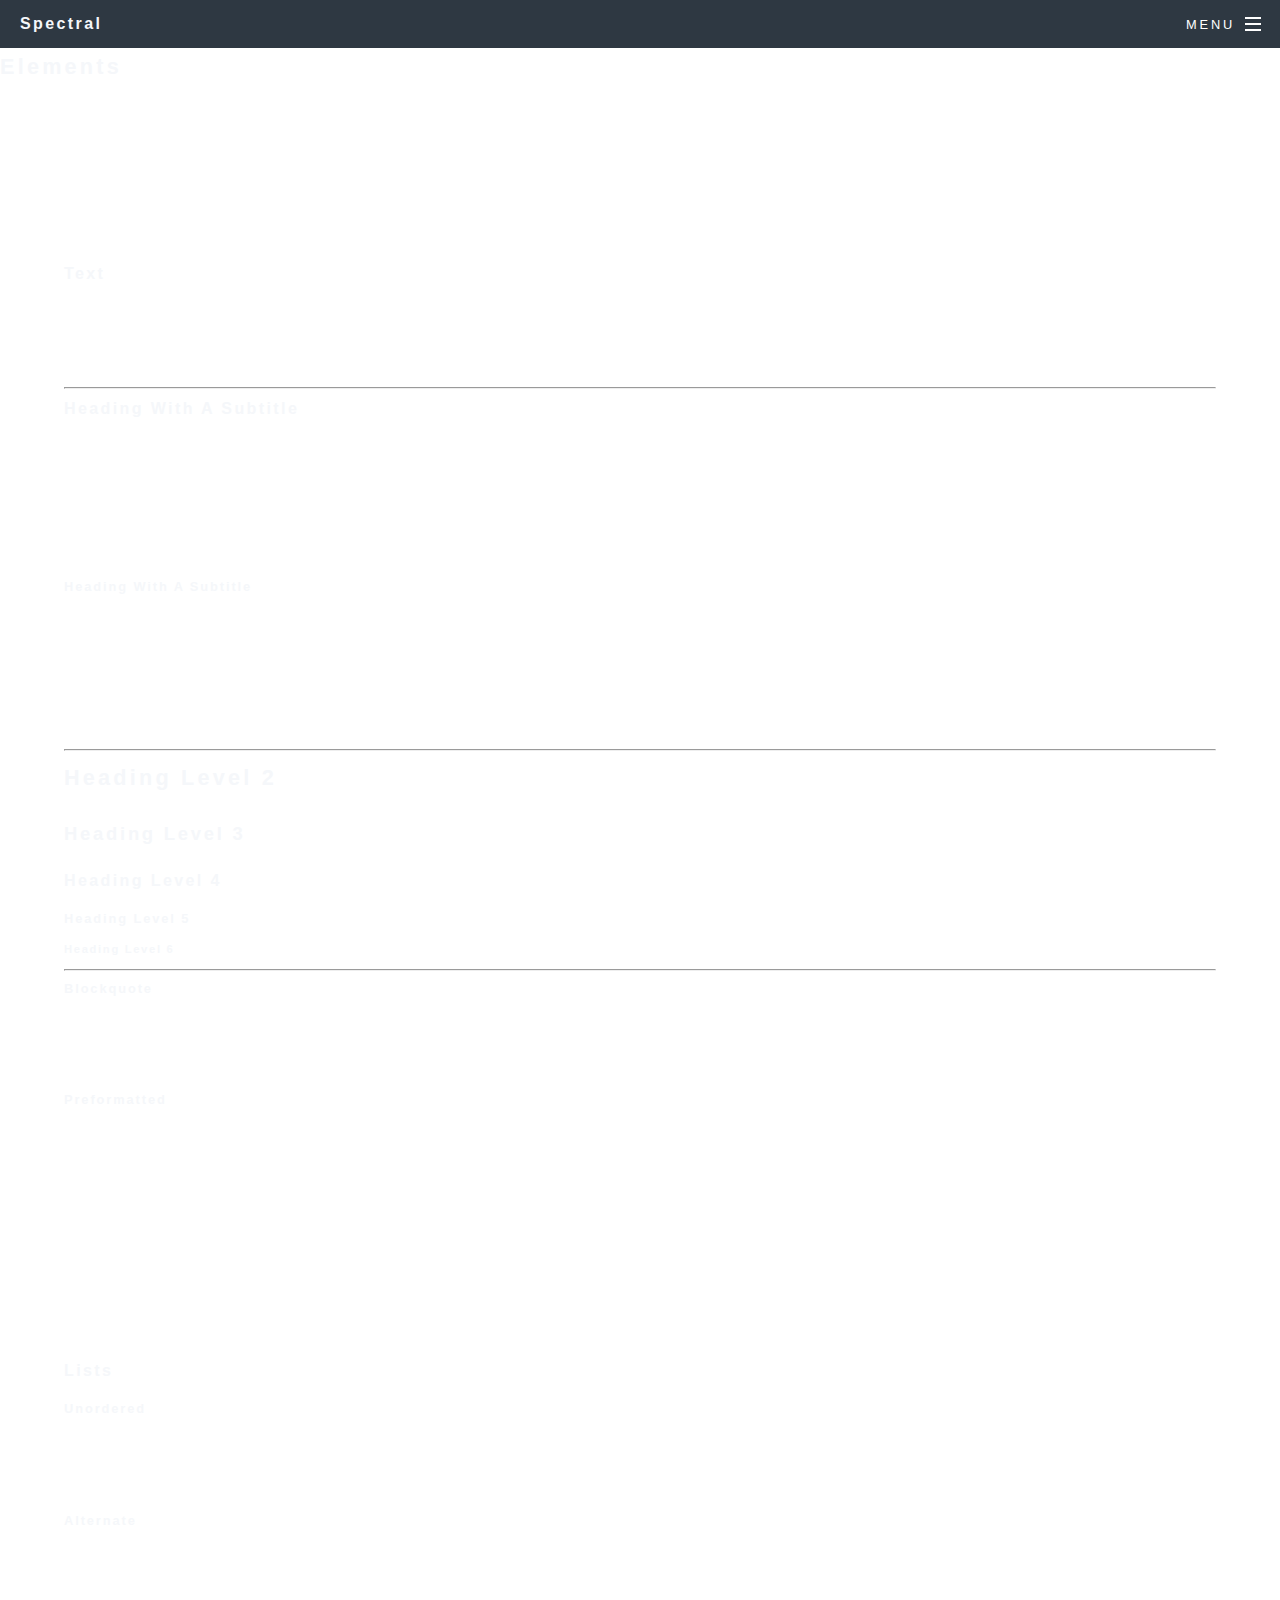
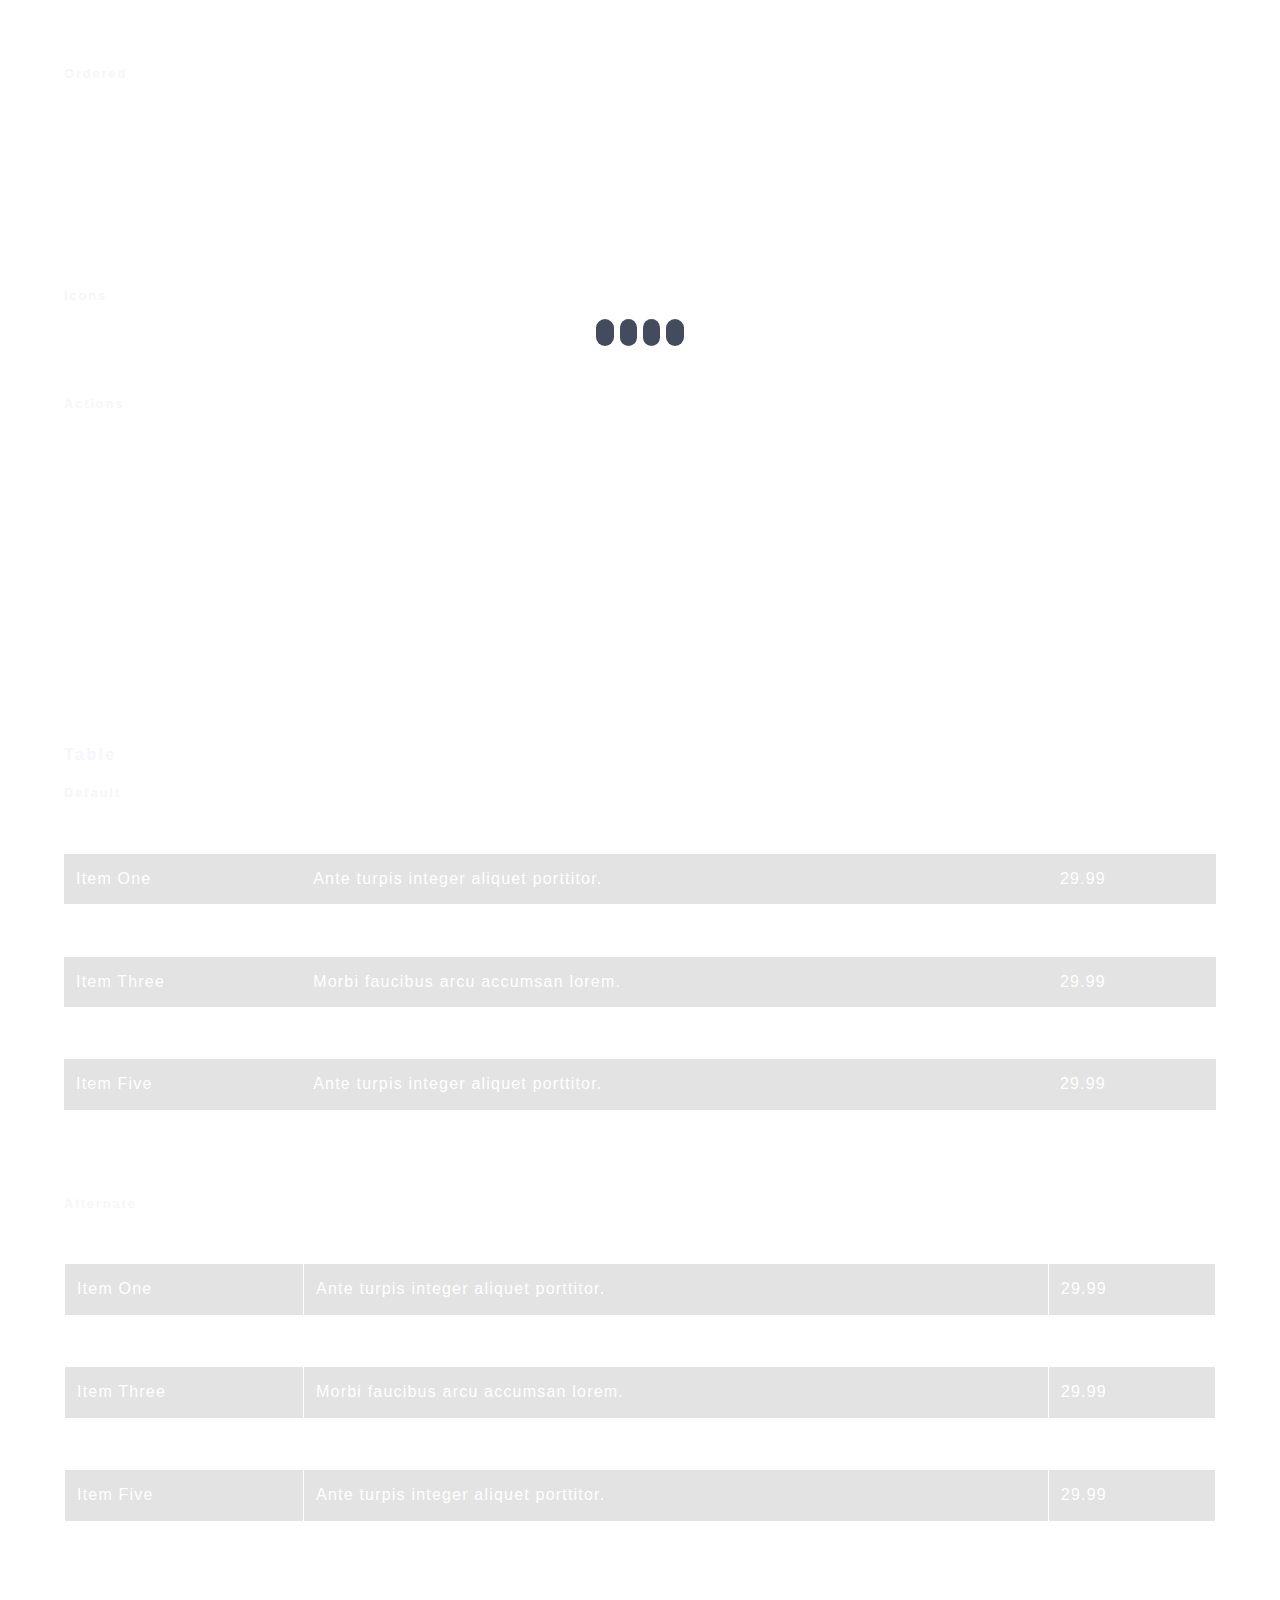
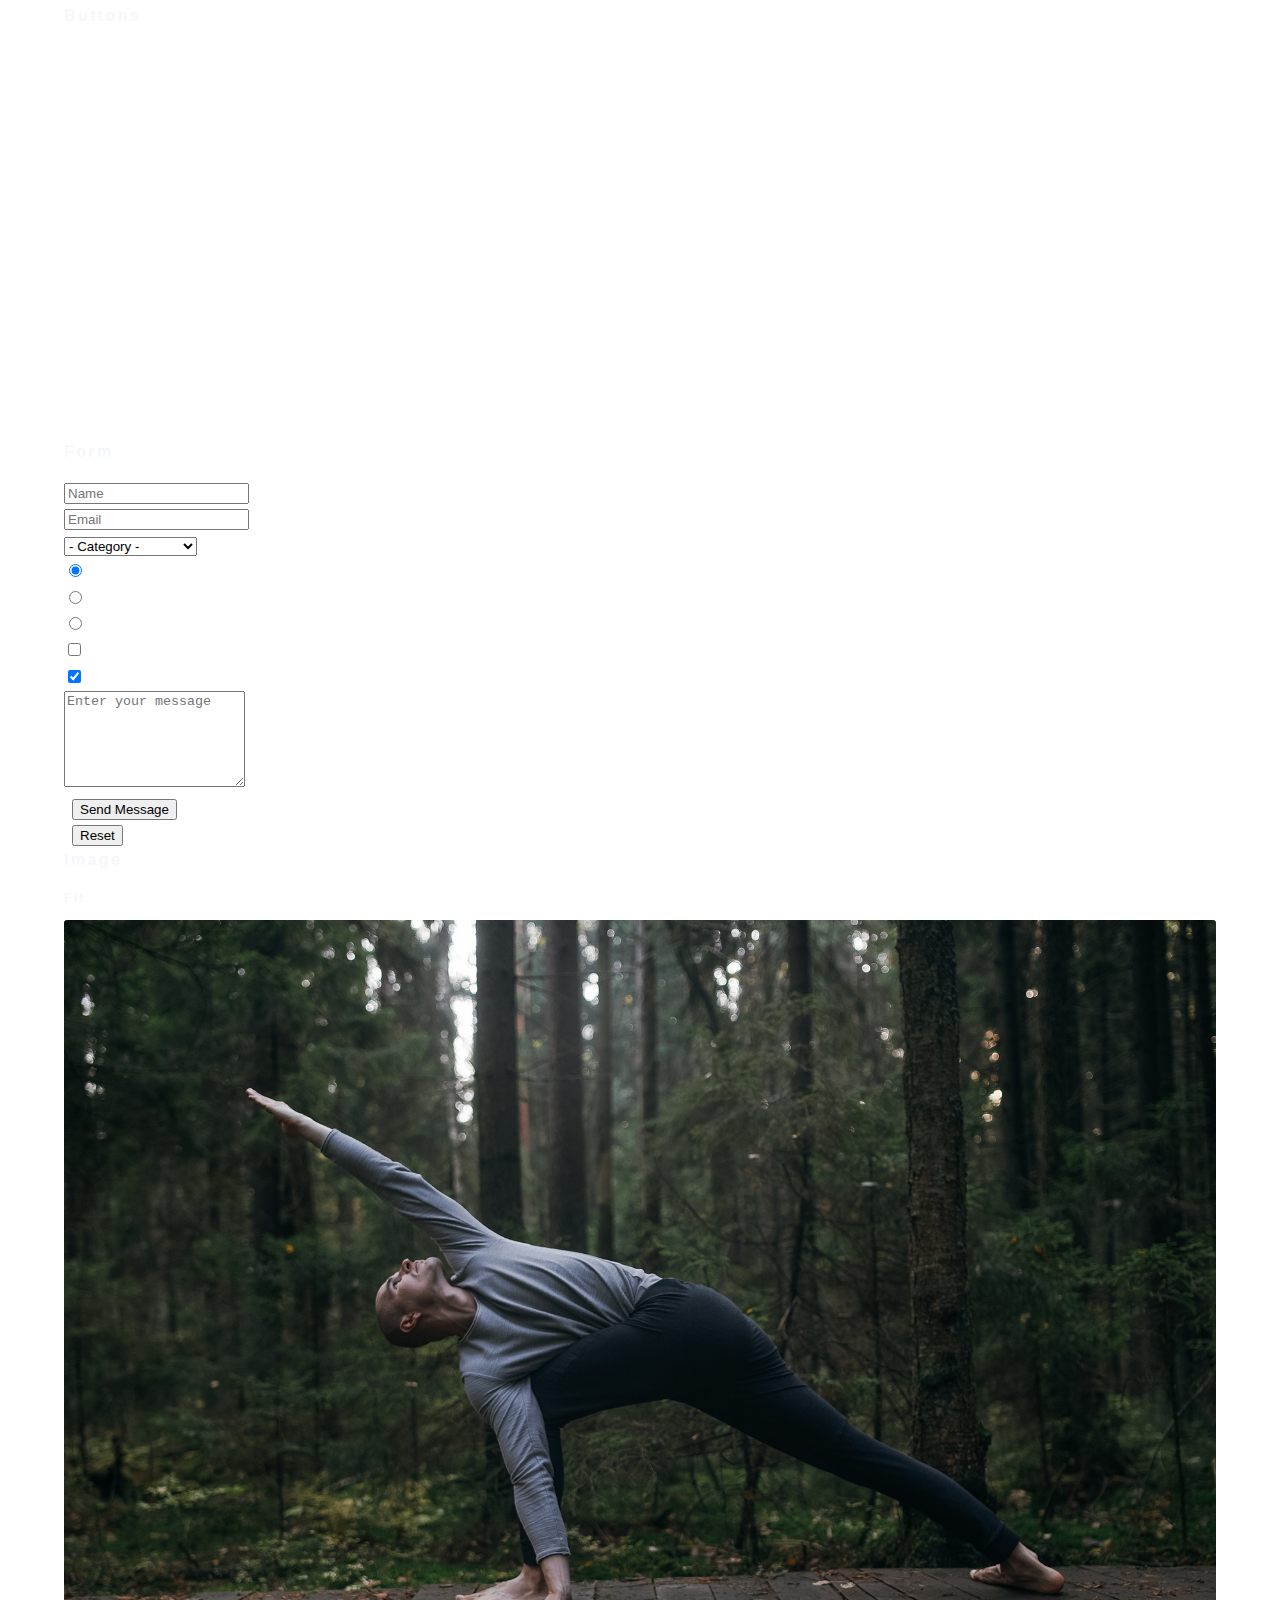
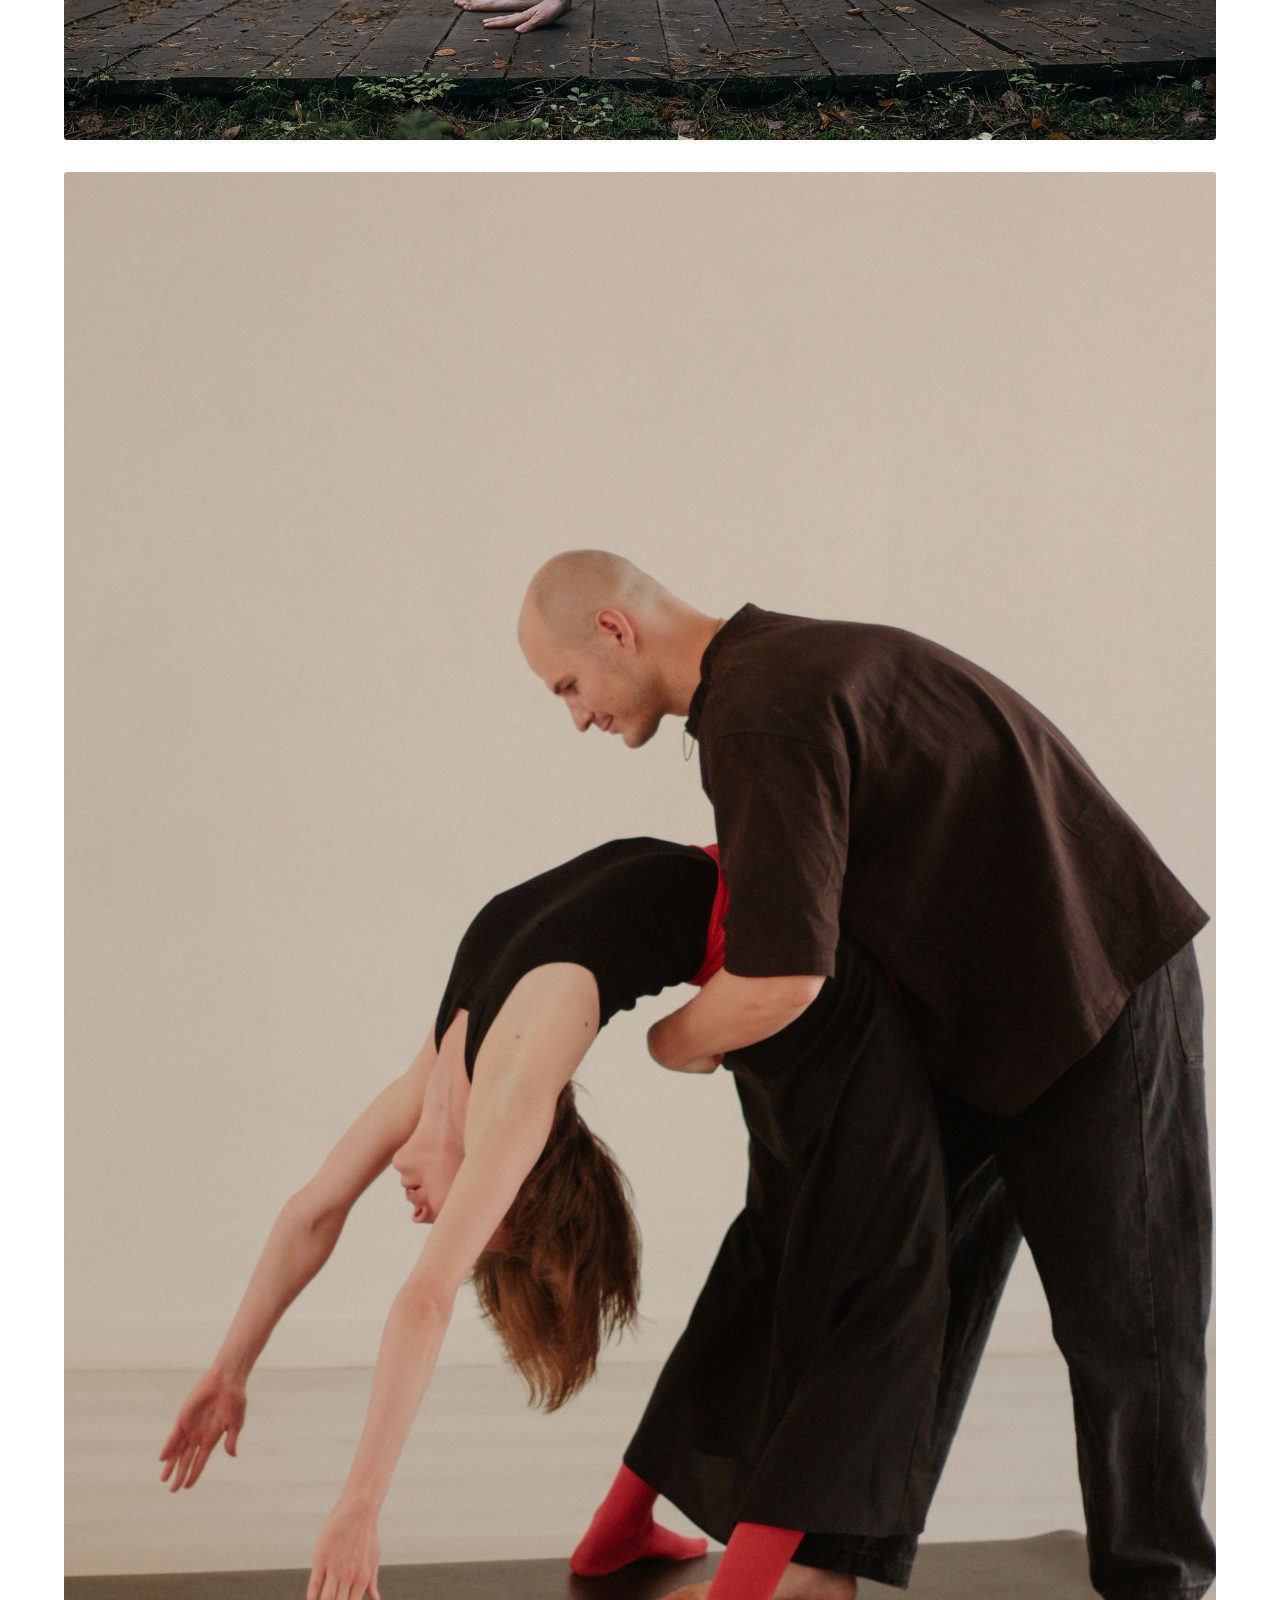
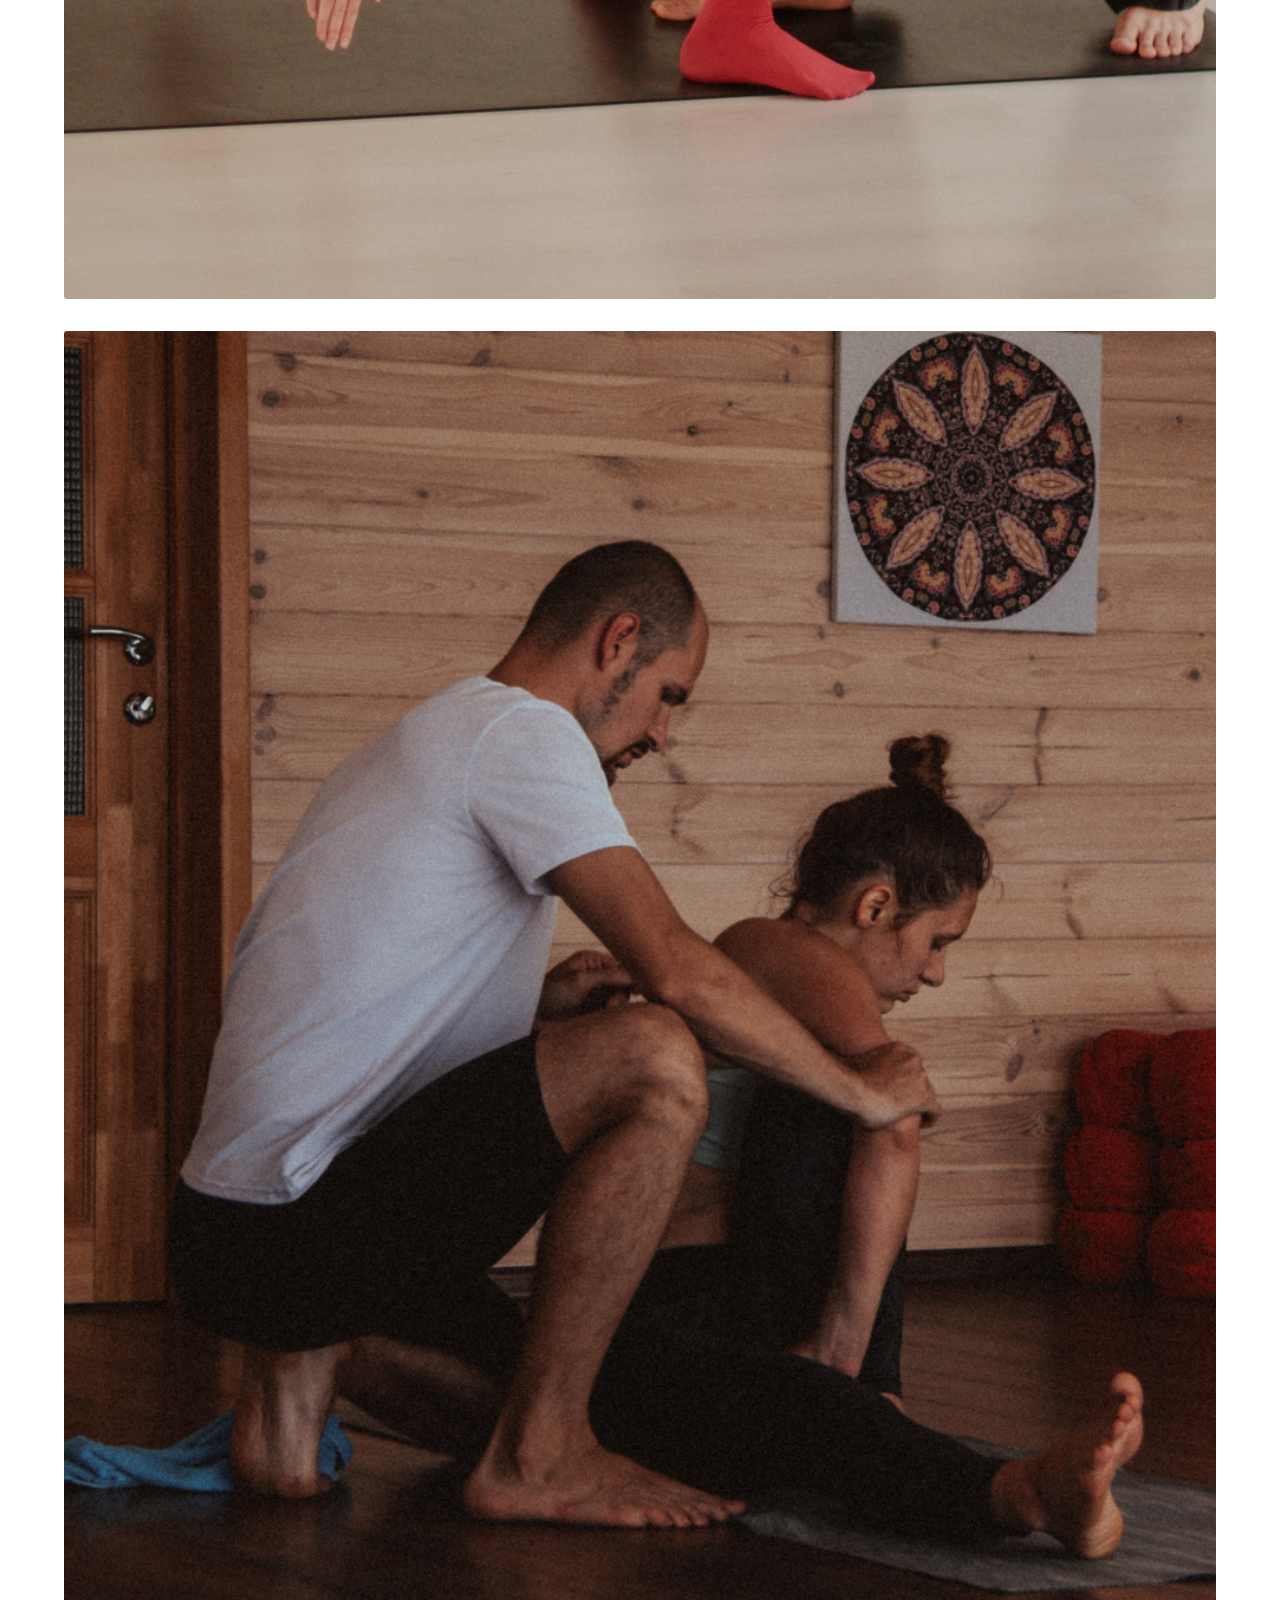
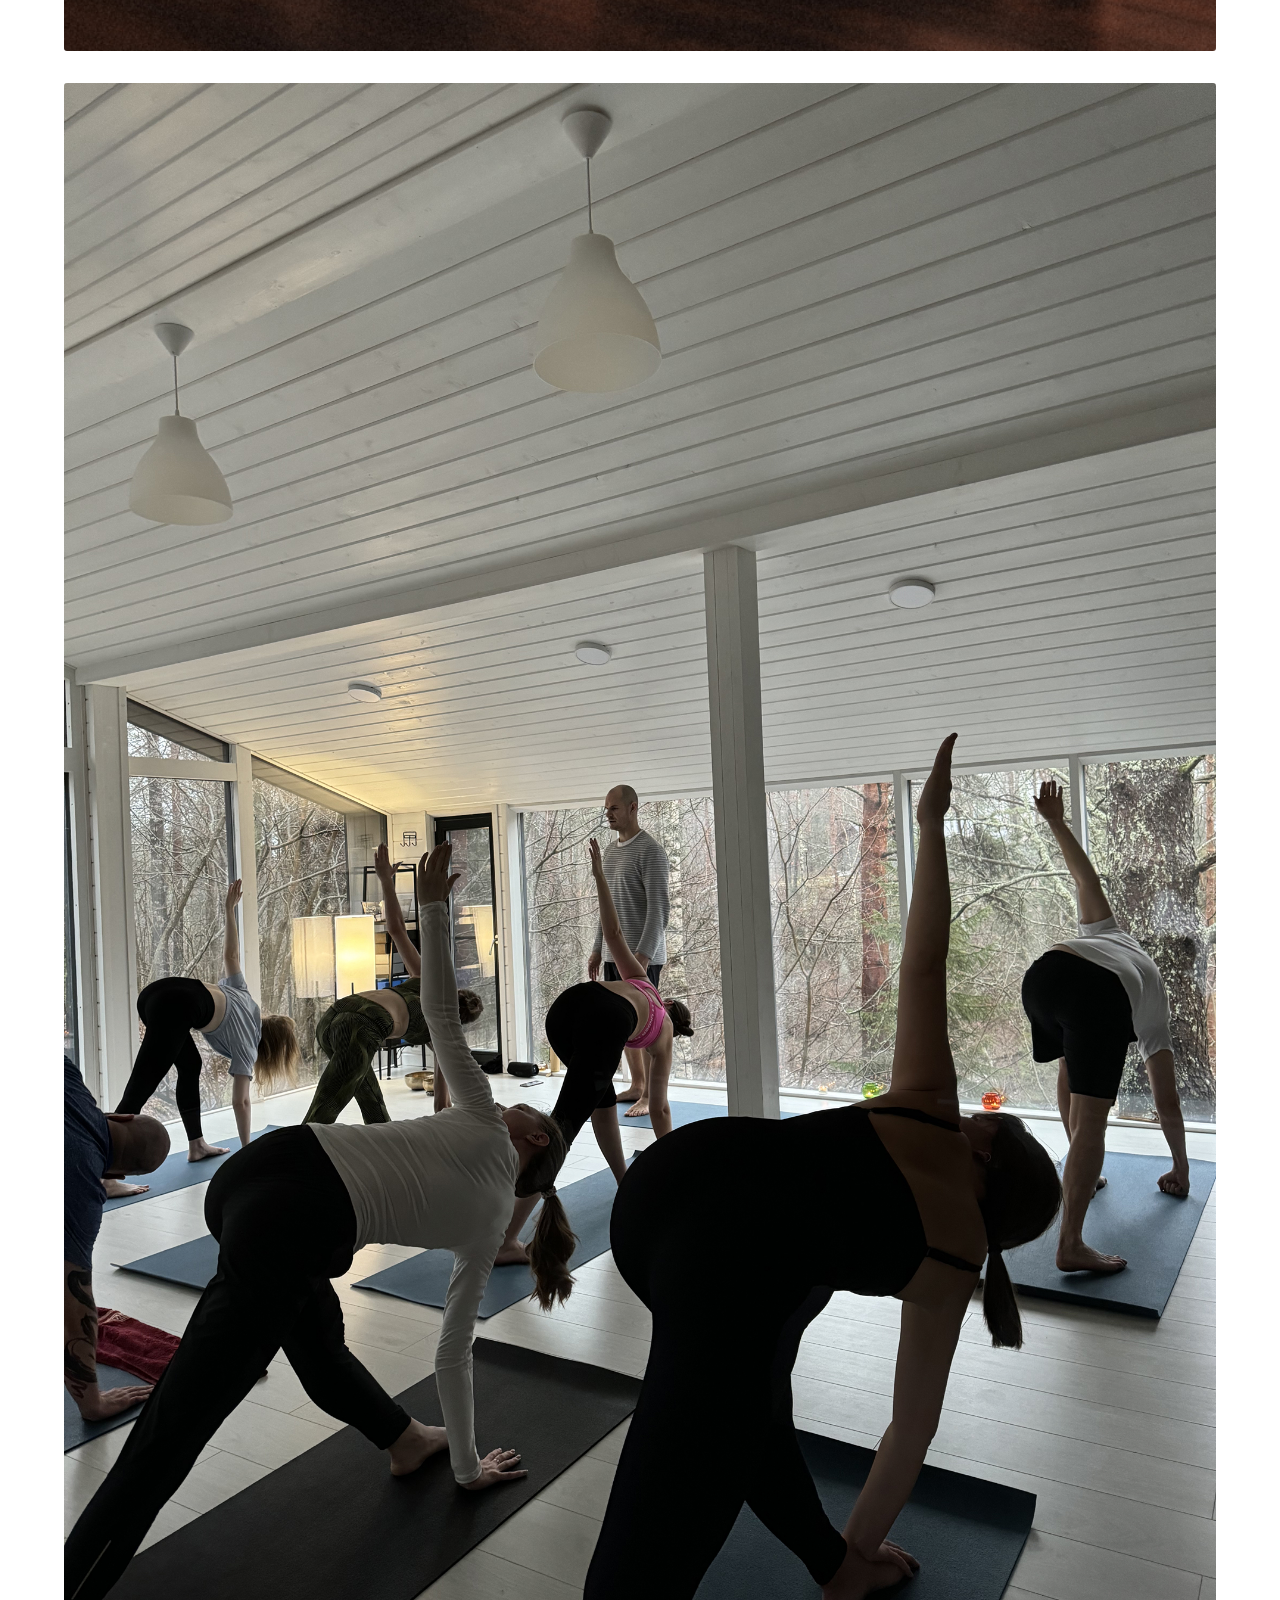
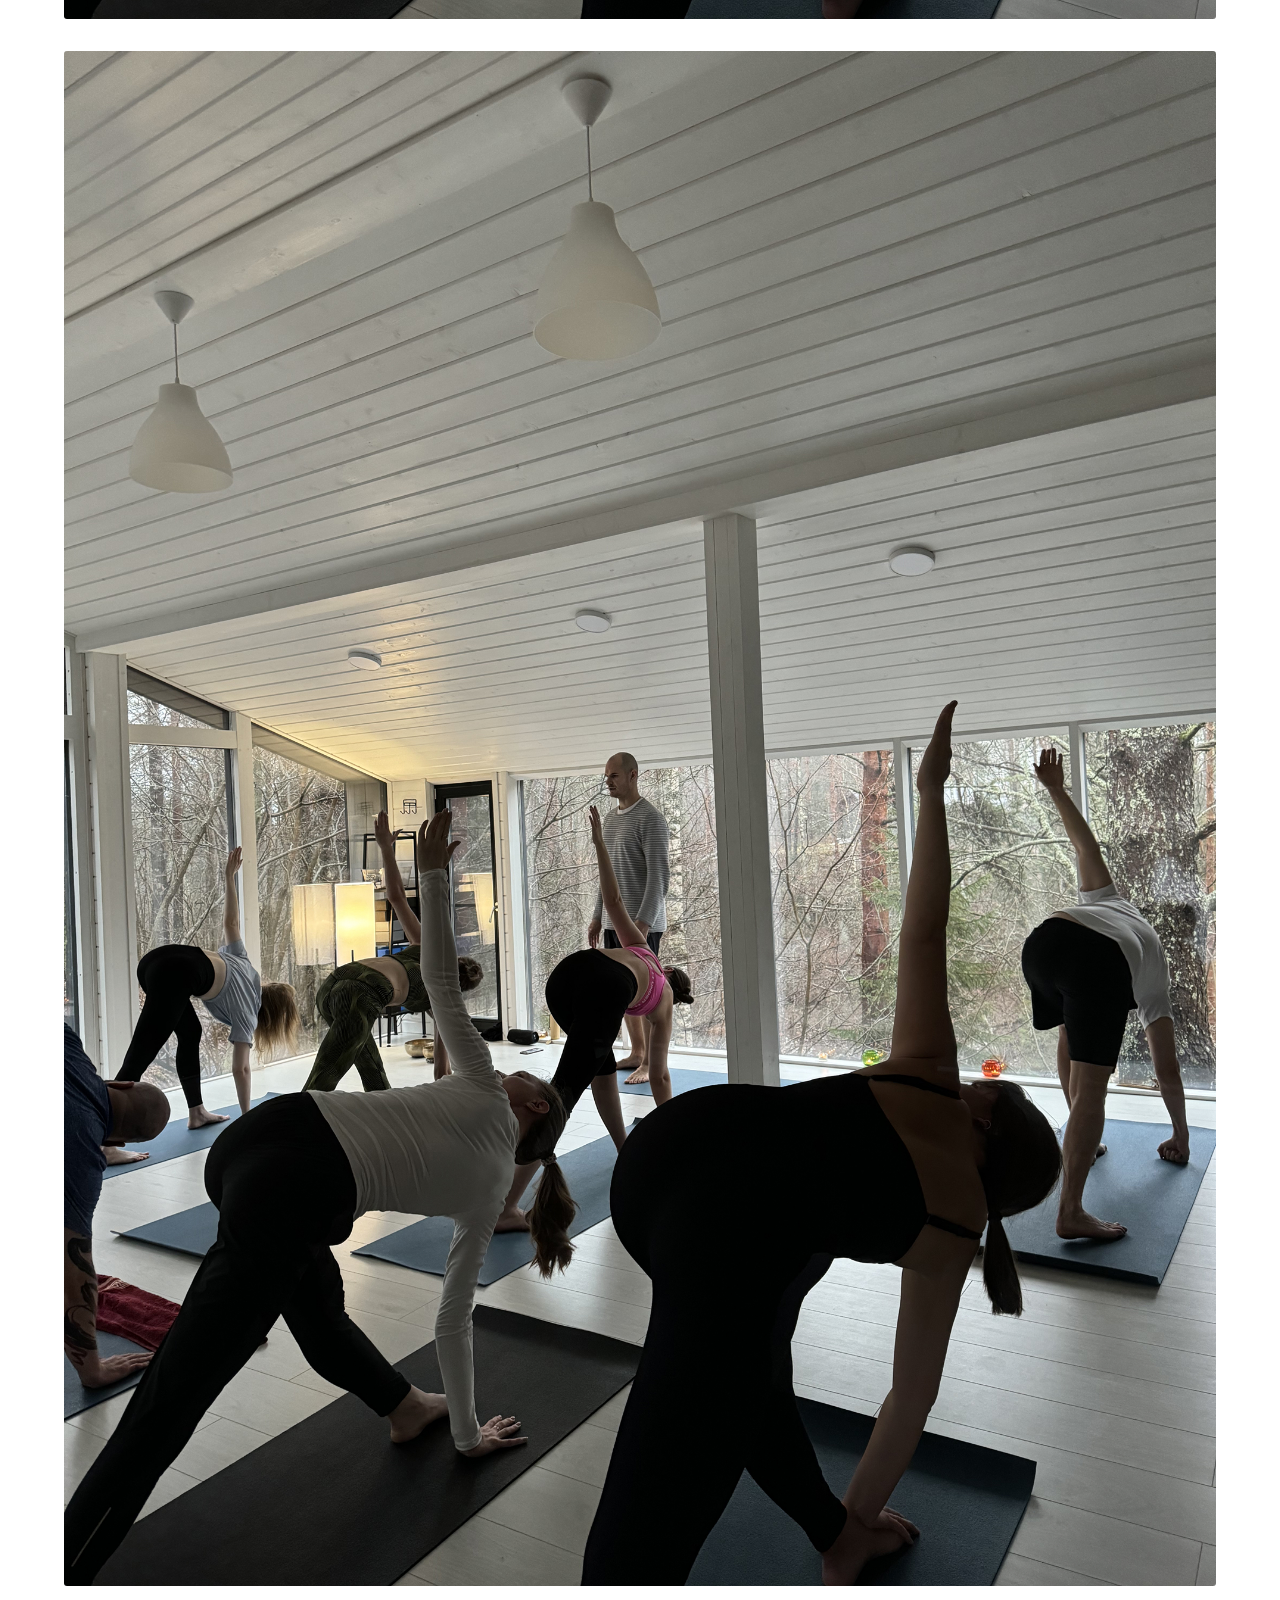
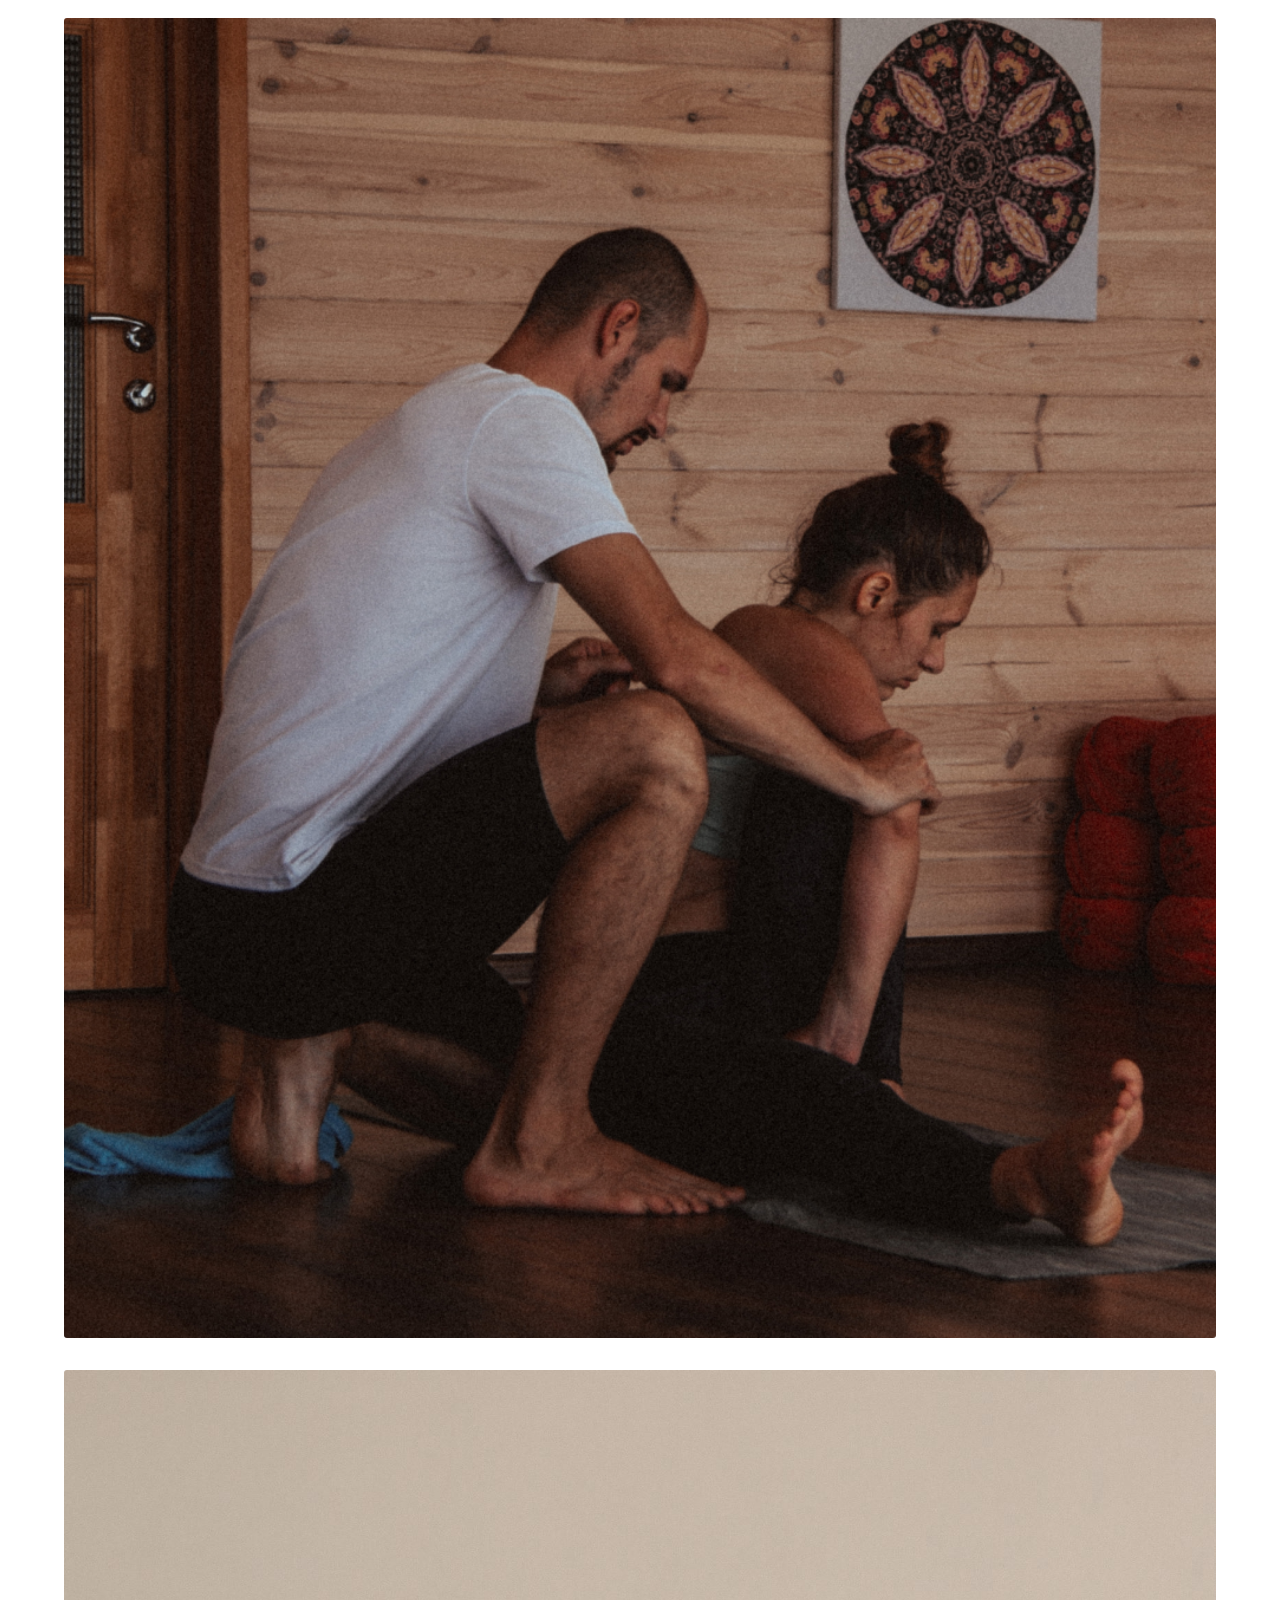
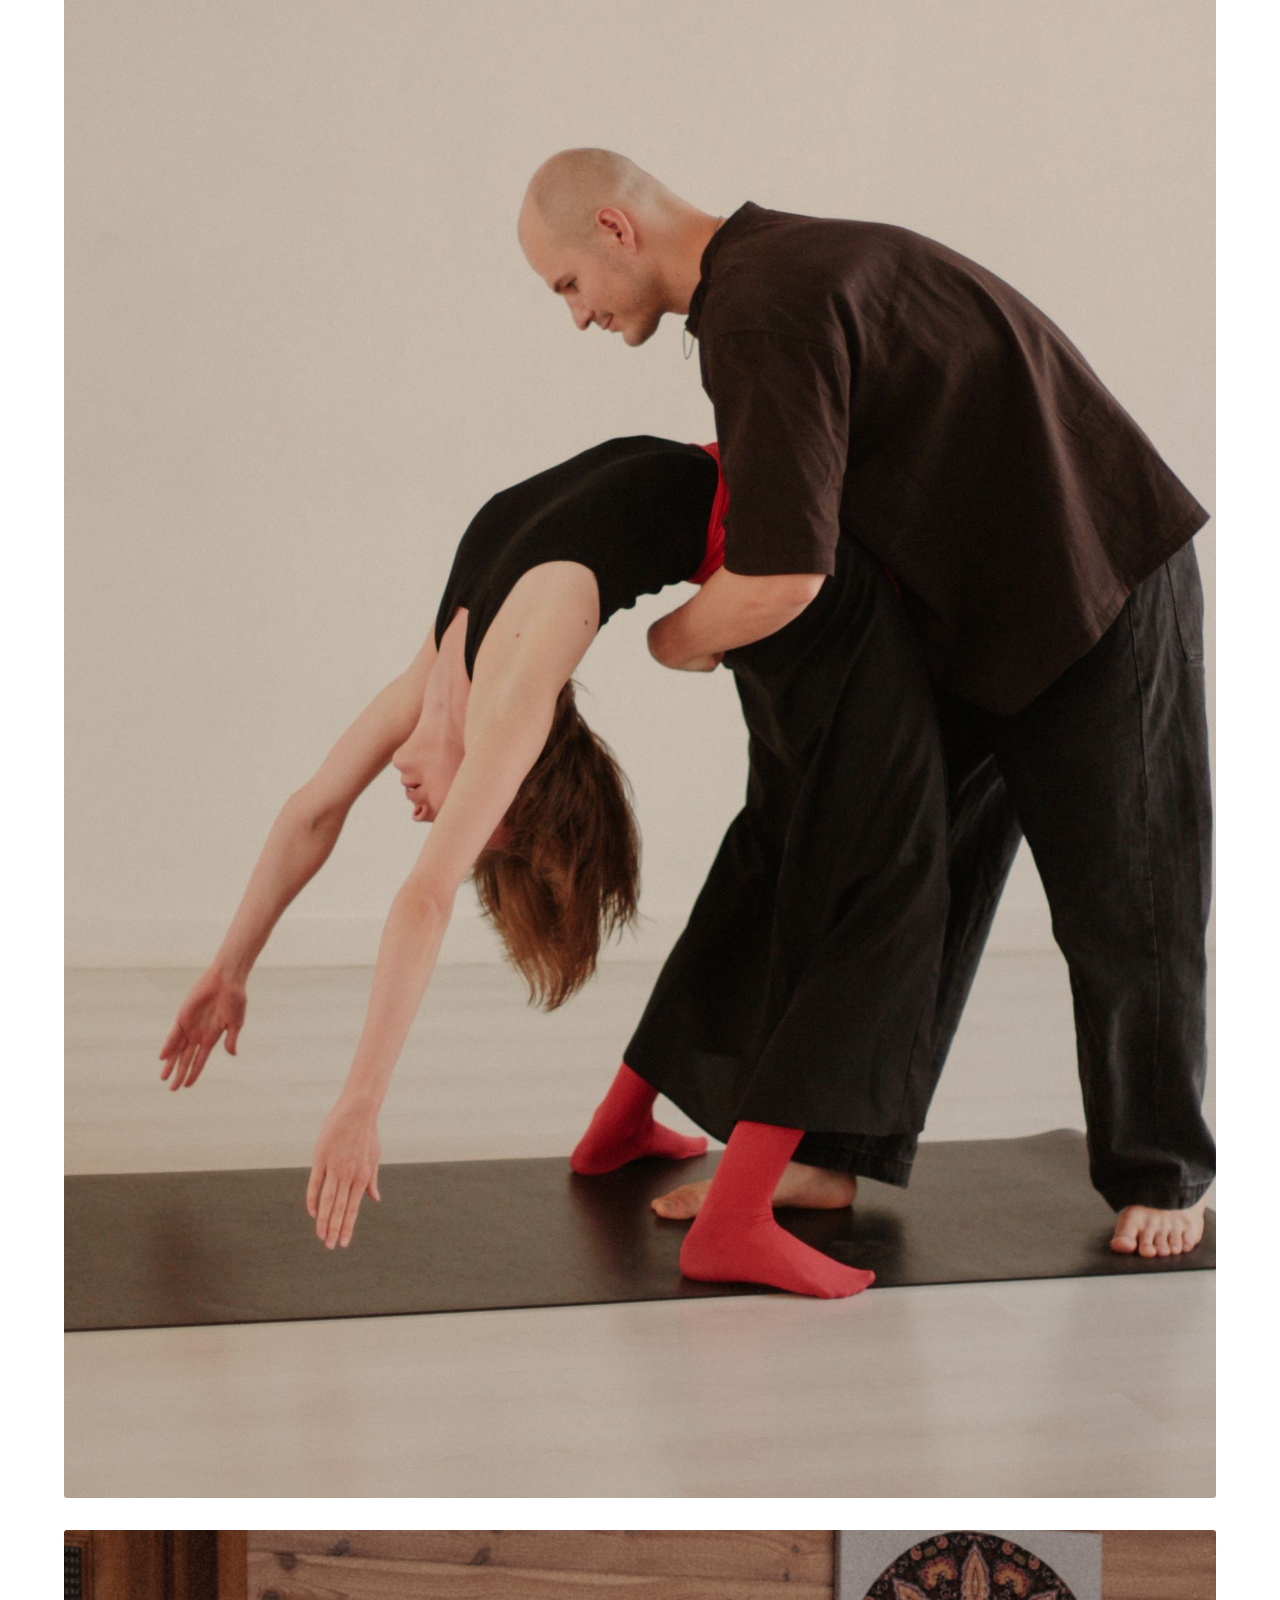
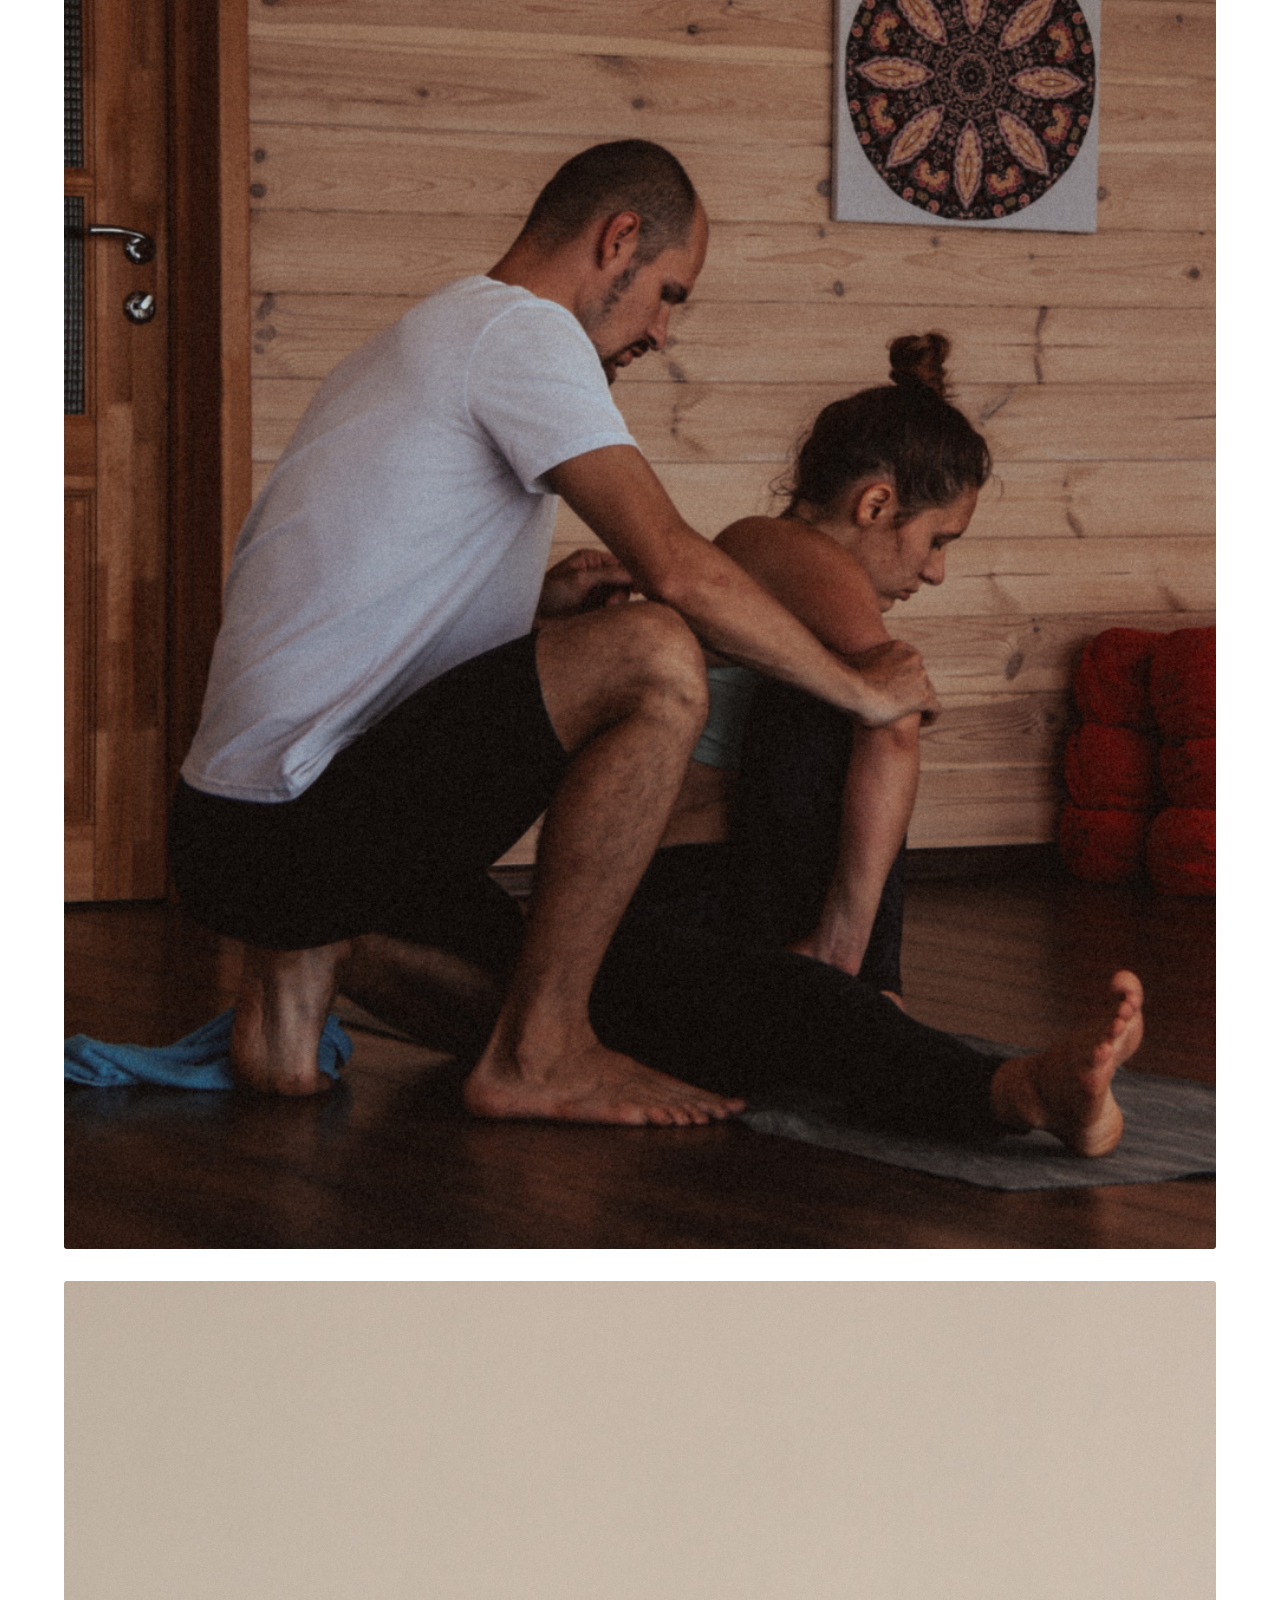
<file: corp.html>
<!DOCTYPE HTML>
<!--
	Spectral by HTML5 UP
	html5up.net | @ajlkn
	Free for personal and commercial use under the CCA 3.0 license (html5up.net/license)
-->
<html>
	<head>
		<title>Elements - Spectral by HTML5 UP</title>
		<meta charset="utf-8" />
		<meta name="viewport" content="width=device-width, initial-scale=1, user-scalable=no" />
		<link rel="stylesheet" href="assets/css/main.css" />
		<noscript><link rel="stylesheet" href="assets/css/noscript.css" /></noscript>
	</head>
	<body class="is-preload">

		<!-- Page Wrapper -->
			<div id="page-wrapper">

				<!-- Header -->
					<header id="header">
						<h1><a href="index.html">Spectral</a></h1>
						<nav id="nav">
							<ul>
								<li class="special">
									<a href="#menu" class="menuToggle"><span>Menu</span></a>
									<div id="menu">
										<ul>
											<li><a href="index.html">Home</a></li>
											<li><a href="rasp.html">Расписание</a></li>
											<li><a href="indiv.html">Индивидуально</a></li>
											<li><a href="corp.html">Корпоративные</a></li>
										</ul>
									</div>
								</li>
							</ul>
						</nav>
					</header>

				<!-- Main -->
					<article id="main">
						<header>
							<h2>Elements</h2>
							<p>Aliquam ut ex ut interdum donec amet imperdiet eleifend</p>
						</header>
						<section class="wrapper style5">
							<div class="inner">

								<section>
									<h4>Text</h4>
									<p>This is <b>bold</b> and this is <strong>strong</strong>. This is <i>italic</i> and this is <em>emphasized</em>.
									This is <sup>superscript</sup> text and this is <sub>subscript</sub> text.
									This is <u>underlined</u> and this is code: <code>for (;;) { ... }</code>. Finally, <a href="#">this is a link</a>.</p>
									<hr />
									<header>
										<h4>Heading with a Subtitle</h4>
										<p>Lorem ipsum dolor sit amet nullam id egestas urna aliquam</p>
									</header>
									<p>Nunc lacinia ante nunc ac lobortis. Interdum adipiscing gravida odio porttitor sem non mi integer non faucibus ornare mi ut ante amet placerat aliquet. Volutpat eu sed ante lacinia sapien lorem accumsan varius montes viverra nibh in adipiscing blandit tempus accumsan.</p>
									<header>
										<h5>Heading with a Subtitle</h5>
										<p>Lorem ipsum dolor sit amet nullam id egestas urna aliquam</p>
									</header>
									<p>Nunc lacinia ante nunc ac lobortis. Interdum adipiscing gravida odio porttitor sem non mi integer non faucibus ornare mi ut ante amet placerat aliquet. Volutpat eu sed ante lacinia sapien lorem accumsan varius montes viverra nibh in adipiscing blandit tempus accumsan.</p>
									<hr />
									<h2>Heading Level 2</h2>
									<h3>Heading Level 3</h3>
									<h4>Heading Level 4</h4>
									<h5>Heading Level 5</h5>
									<h6>Heading Level 6</h6>
									<hr />
									<h5>Blockquote</h5>
									<blockquote>Fringilla nisl. Donec accumsan interdum nisi, quis tincidunt felis sagittis eget tempus euismod. Vestibulum ante ipsum primis in faucibus vestibulum. Blandit adipiscing eu felis iaculis volutpat ac adipiscing accumsan faucibus. Vestibulum ante ipsum primis in faucibus lorem ipsum dolor sit amet nullam adipiscing eu felis.</blockquote>
									<h5>Preformatted</h5>
									<pre><code>i = 0;

while (!deck.isInOrder()) {
  print 'Iteration ' + i;
  deck.shuffle();
  i++;
}

print 'It took ' + i + ' iterations to sort the deck.';</code></pre>
								</section>

								<section>
									<h4>Lists</h4>
									<div class="row">
										<div class="col-6 col-12-medium">
											<h5>Unordered</h5>
											<ul>
												<li>Dolor pulvinar etiam.</li>
												<li>Sagittis adipiscing.</li>
												<li>Felis enim feugiat.</li>
											</ul>
											<h5>Alternate</h5>
											<ul class="alt">
												<li>Dolor pulvinar etiam.</li>
												<li>Sagittis adipiscing.</li>
												<li>Felis enim feugiat.</li>
											</ul>
										</div>
										<div class="col-6 col-12-medium">
											<h5>Ordered</h5>
											<ol>
												<li>Dolor pulvinar etiam.</li>
												<li>Etiam vel felis viverra.</li>
												<li>Felis enim feugiat.</li>
												<li>Dolor pulvinar etiam.</li>
												<li>Etiam vel felis lorem.</li>
												<li>Felis enim et feugiat.</li>
											</ol>
											<h5>Icons</h5>
											<ul class="icons">
												<li><a href="#" class="icon brands fa-twitter"><span class="label">Twitter</span></a></li>
												<li><a href="#" class="icon brands fa-facebook-f"><span class="label">Facebook</span></a></li>
												<li><a href="#" class="icon brands fa-instagram"><span class="label">Instagram</span></a></li>
												<li><a href="#" class="icon brands fa-github"><span class="label">Github</span></a></li>
											</ul>
										</div>
									</div>
									<h5>Actions</h5>
									<div class="row">
										<div class="col-6 col-12-medium">
											<ul class="actions">
												<li><a href="#" class="button primary">Default</a></li>
												<li><a href="#" class="button">Default</a></li>
											</ul>
											<ul class="actions small">
												<li><a href="#" class="button primary small">Small</a></li>
												<li><a href="#" class="button small">Small</a></li>
											</ul>
											<ul class="actions stacked">
												<li><a href="#" class="button primary">Default</a></li>
												<li><a href="#" class="button">Default</a></li>
											</ul>
											<ul class="actions stacked">
												<li><a href="#" class="button primary small">Small</a></li>
												<li><a href="#" class="button small">Small</a></li>
											</ul>
										</div>
										<div class="col-6 col-12-medium">
											<ul class="actions stacked">
												<li><a href="#" class="button primary fit">Default</a></li>
												<li><a href="#" class="button fit">Default</a></li>
											</ul>
											<ul class="actions stacked">
												<li><a href="#" class="button primary small fit">Small</a></li>
												<li><a href="#" class="button small fit">Small</a></li>
											</ul>
										</div>
									</div>
								</section>

								<section>
									<h4>Table</h4>
									<h5>Default</h5>
									<div class="table-wrapper">
										<table>
											<thead>
												<tr>
													<th>Name</th>
													<th>Description</th>
													<th>Price</th>
												</tr>
											</thead>
											<tbody>
												<tr>
													<td>Item One</td>
													<td>Ante turpis integer aliquet porttitor.</td>
													<td>29.99</td>
												</tr>
												<tr>
													<td>Item Two</td>
													<td>Vis ac commodo adipiscing arcu aliquet.</td>
													<td>19.99</td>
												</tr>
												<tr>
													<td>Item Three</td>
													<td> Morbi faucibus arcu accumsan lorem.</td>
													<td>29.99</td>
												</tr>
												<tr>
													<td>Item Four</td>
													<td>Vitae integer tempus condimentum.</td>
													<td>19.99</td>
												</tr>
												<tr>
													<td>Item Five</td>
													<td>Ante turpis integer aliquet porttitor.</td>
													<td>29.99</td>
												</tr>
											</tbody>
											<tfoot>
												<tr>
													<td colspan="2"></td>
													<td>100.00</td>
												</tr>
											</tfoot>
										</table>
									</div>

									<h5>Alternate</h5>
									<div class="table-wrapper">
										<table class="alt">
											<thead>
												<tr>
													<th>Name</th>
													<th>Description</th>
													<th>Price</th>
												</tr>
											</thead>
											<tbody>
												<tr>
													<td>Item One</td>
													<td>Ante turpis integer aliquet porttitor.</td>
													<td>29.99</td>
												</tr>
												<tr>
													<td>Item Two</td>
													<td>Vis ac commodo adipiscing arcu aliquet.</td>
													<td>19.99</td>
												</tr>
												<tr>
													<td>Item Three</td>
													<td> Morbi faucibus arcu accumsan lorem.</td>
													<td>29.99</td>
												</tr>
												<tr>
													<td>Item Four</td>
													<td>Vitae integer tempus condimentum.</td>
													<td>19.99</td>
												</tr>
												<tr>
													<td>Item Five</td>
													<td>Ante turpis integer aliquet porttitor.</td>
													<td>29.99</td>
												</tr>
											</tbody>
											<tfoot>
												<tr>
													<td colspan="2"></td>
													<td>100.00</td>
												</tr>
											</tfoot>
										</table>
									</div>
								</section>

								<section>
									<h4>Buttons</h4>
									<ul class="actions">
										<li><a href="#" class="button primary">Primary</a></li>
										<li><a href="#" class="button">Default</a></li>
									</ul>
									<ul class="actions">
										<li><a href="#" class="button large">Large</a></li>
										<li><a href="#" class="button">Default</a></li>
										<li><a href="#" class="button small">Small</a></li>
									</ul>
									<ul class="actions fit">
										<li><a href="#" class="button fit">Fit</a></li>
										<li><a href="#" class="button primary fit">Fit</a></li>
										<li><a href="#" class="button fit">Fit</a></li>
									</ul>
									<ul class="actions fit small">
										<li><a href="#" class="button primary fit small">Fit + Small</a></li>
										<li><a href="#" class="button fit small">Fit + Small</a></li>
										<li><a href="#" class="button primary fit small">Fit + Small</a></li>
									</ul>
									<ul class="actions">
										<li><a href="#" class="button primary icon solid fa-download">Icon</a></li>
										<li><a href="#" class="button icon solid fa-download">Icon</a></li>
									</ul>
									<ul class="actions">
										<li><span class="button primary disabled">Disabled</span></li>
										<li><span class="button disabled">Disabled</span></li>
									</ul>
								</section>

								<section>
									<h4>Form</h4>
									<form method="post" action="#">
										<div class="row gtr-uniform">
											<div class="col-6 col-12-xsmall">
												<input type="text" name="demo-name" id="demo-name" value="" placeholder="Name" />
											</div>
											<div class="col-6 col-12-xsmall">
												<input type="email" name="demo-email" id="demo-email" value="" placeholder="Email" />
											</div>
											<div class="col-12">
												<select name="demo-category" id="demo-category">
													<option value="">- Category -</option>
													<option value="1">Manufacturing</option>
													<option value="1">Shipping</option>
													<option value="1">Administration</option>
													<option value="1">Human Resources</option>
												</select>
											</div>
											<div class="col-4 col-12-small">
												<input type="radio" id="demo-priority-low" name="demo-priority" checked>
												<label for="demo-priority-low">Low</label>
											</div>
											<div class="col-4 col-12-small">
												<input type="radio" id="demo-priority-normal" name="demo-priority">
												<label for="demo-priority-normal">Normal</label>
											</div>
											<div class="col-4 col-12-small">
												<input type="radio" id="demo-priority-high" name="demo-priority">
												<label for="demo-priority-high">High</label>
											</div>
											<div class="col-6 col-12-small">
												<input type="checkbox" id="demo-copy" name="demo-copy">
												<label for="demo-copy">Email me a copy</label>
											</div>
											<div class="col-6 col-12-small">
												<input type="checkbox" id="demo-human" name="demo-human" checked>
												<label for="demo-human">Not a robot</label>
											</div>
											<div class="col-12">
												<textarea name="demo-message" id="demo-message" placeholder="Enter your message" rows="6"></textarea>
											</div>
											<div class="col-12">
												<ul class="actions">
													<li><input type="submit" value="Send Message" class="primary" /></li>
													<li><input type="reset" value="Reset" /></li>
												</ul>
											</div>
										</div>
									</form>
								</section>

								<section>
									<h4>Image</h4>
									<h5>Fit</h5>
									<div class="box alt">
										<div class="row gtr-50 gtr-uniform">
											<div class="col-12"><span class="image fit"><img src="images/banner.jpg" alt="" /></span></div>
											<div class="col-4"><span class="image fit"><img src="images/pic01.jpg" alt="" /></span></div>
											<div class="col-4"><span class="image fit"><img src="images/pic02.jpg" alt="" /></span></div>
											<div class="col-4"><span class="image fit"><img src="images/pic03.jpg" alt="" /></span></div>
											<div class="col-4"><span class="image fit"><img src="images/pic03.jpg" alt="" /></span></div>
											<div class="col-4"><span class="image fit"><img src="images/pic02.jpg" alt="" /></span></div>
											<div class="col-4"><span class="image fit"><img src="images/pic01.jpg" alt="" /></span></div>
											<div class="col-4"><span class="image fit"><img src="images/pic02.jpg" alt="" /></span></div>
											<div class="col-4"><span class="image fit"><img src="images/pic01.jpg" alt="" /></span></div>
											<div class="col-4"><span class="image fit"><img src="images/pic03.jpg" alt="" /></span></div>
										</div>
									</div>
									<h5>Left &amp; Right</h5>
									<p><span class="image left"><img src="images/pic04.jpg" alt="" /></span>Morbi mattis mi consectetur tortor elementum, varius pellentesque velit convallis. Aenean tincidunt lectus auctor mauris maximus, ac scelerisque ipsum tempor. Duis vulputate ex et ex tincidunt, quis lacinia velit aliquet. Duis non efficitur nisi, id malesuada justo. Maecenas sagittis felis ac sagittis semper. Curabitur purus leo, tempus sed finibus eget, fringilla quis risus. Maecenas et lorem quis sem varius sagittis et a est. Maecenas iaculis iaculis sem. Donec vel dolor at arcu tincidunt bibendum. Interdum et malesuada fames ac ante ipsum primis in faucibus. Fusce ut aliquet justo. Donec id neque ipsum. Integer eget ultricies odio. Nam vel ex a orci fringilla tincidunt. Aliquam eleifend ligula non velit accumsan cursus. Etiam ut gravida sapien. Morbi mattis mi consectetur tortor elementum, varius pellentesque velit convallis. Aenean tincidunt lectus auctor mauris maximus, ac scelerisque ipsum tempor. Duis vulputate ex et ex tincidunt, quis lacinia velit aliquet. Duis non efficitur nisi, id malesuada justo. Maecenas sagittis felis ac sagittis semper. Curabitur purus leo, tempus sed finibus eget, fringilla quis risus. Maecenas et lorem quis sem varius sagittis et a est. Maecenas iaculis iaculis sem. Donec vel dolor at arcu tincidunt bibendum. Interdum et malesuada fames ac ante ipsum primis in faucibus. Fusce ut aliquet justo. Donec id neque ipsum. Integer eget ultricies odio. Nam vel ex a orci fringilla tincidunt. Aliquam eleifend ligula non velit accumsan cursus. Etiam ut gravida sapien.</p>
									<p><span class="image right"><img src="images/pic05.jpg" alt="" /></span>Vestibulum ultrices risus velit, sit amet blandit massa auctor sit amet. Sed eu lectus sem. Phasellus in odio at ipsum porttitor mollis id vel diam. Praesent sit amet posuere risus, eu faucibus lectus. Vivamus ex ligula, tempus pulvinar ipsum in, auctor porta quam. Proin nec dui cursus, posuere dui eget interdum. Fusce lectus magna, sagittis at facilisis vitae, pellentesque at etiam. Quisque posuere leo quis sem commodo, vel scelerisque nisi scelerisque. Suspendisse id quam vel tortor tincidunt suscipit. Nullam auctor orci eu dolor consectetur, interdum ullamcorper ante tincidunt. Mauris felis nec felis elementum varius. Nam sapien ante, varius in pulvinar vitae, rhoncus id massa. Donec varius ex in mauris ornare, eget euismod urna egestas. Etiam lacinia tempor ipsum, sodales porttitor justo. Aliquam dolor quam, semper in tortor eu, volutpat efficitur quam. Fusce nec fermentum nisl. Aenean erat diam, tempus aliquet erat. Etiam iaculis nulla ipsum, et pharetra libero rhoncus ut. Phasellus rutrum cursus velit, eget condimentum nunc blandit vel. In at pulvinar lectus. Morbi diam ante, vulputate et imperdiet eget, fermentum non dolor. Ut eleifend sagittis tincidunt. Sed viverra commodo mi, ac rhoncus justo. Duis neque ligula, elementum ut enim vel, posuere finibus justo. Vivamus facilisis maximus nibh quis pulvinar. Quisque hendrerit in ipsum id tellus facilisis fermentum. Proin mauris dui.</p>
								</section>

							</div>
						</section>
					</article>

				<!-- Footer -->
					<footer id="footer">
						<ul class="icons">
							<li><a href="#" class="icon brands fa-twitter"><span class="label">Twitter</span></a></li>
							<li><a href="#" class="icon brands fa-facebook-f"><span class="label">Facebook</span></a></li>
							<li><a href="#" class="icon brands fa-instagram"><span class="label">Instagram</span></a></li>
							<li><a href="#" class="icon brands fa-dribbble"><span class="label">Dribbble</span></a></li>
							<li><a href="#" class="icon solid fa-envelope"><span class="label">Email</span></a></li>
						</ul>
						<ul class="copyright">
							<li>&copy; Untitled</li><li>Design: <a href="http://html5up.net">HTML5 UP</a></li>
						</ul>
					</footer>

			</div>

		<!-- Scripts -->
			<script src="assets/js/jquery.min.js"></script>
			<script src="assets/js/jquery.scrollex.min.js"></script>
			<script src="assets/js/jquery.scrolly.min.js"></script>
			<script src="assets/js/browser.min.js"></script>
			<script src="assets/js/breakpoints.min.js"></script>
			<script src="assets/js/util.js"></script>
			<script src="assets/js/main.js"></script>

	</body>
</html>
</file>
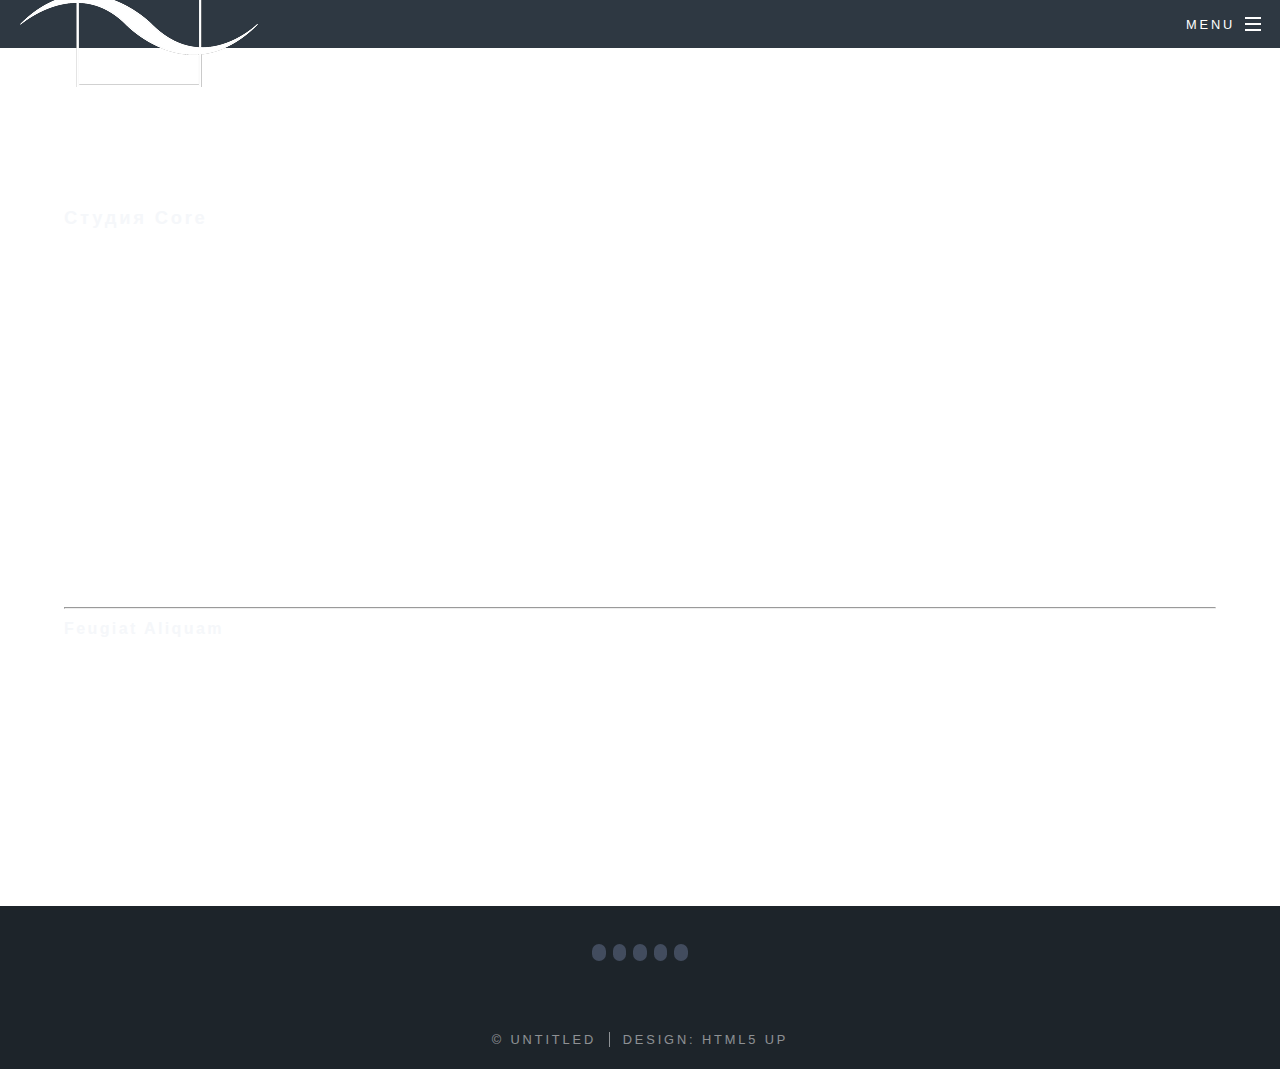
<file: generic.html>
<!DOCTYPE HTML>
<!--
	Spectral by HTML5 UP
	html5up.net | @ajlkn
	Free for personal and commercial use under the CCA 3.0 license (html5up.net/license)
-->
<html>
	<head>
		<title>Generic - Spectral by HTML5 UP</title>
		<meta charset="utf-8" />
		<meta name="viewport" content="width=device-width, initial-scale=1, user-scalable=no" />
		<link rel="stylesheet" href="assets/css/main.css" />
		<noscript><link rel="stylesheet" href="assets/css/noscript.css" /></noscript>
	</head>
	<body class="is-preload">

		<!-- Page Wrapper -->
			<div id="page-wrapper">

				<!-- Header -->
					<header id="header">
						<h1><a href="index.html"><img src="images/logo white.png" alt="Лого Туманов Иван"></a></h1>
						<nav id="nav">
							<ul>
								<li class="special">
									<a href="#menu" class="menuToggle"><span>Menu</span></a>
									<div id="menu">
										<ul>
											<li><a href="index.html">Home</a></li>
											<li><a href="rasp.html">Расписание</a></li>
											<li><a href="indiv.html">Индивидуально</a></li>
											<li><a href="corp.html">Корпоративные</a></li>
										</ul>
									</div>
								</li>
							</ul>
						</nav>
					</header>

				<!-- Main -->
					<article id="main">
						<header>
							<p>Расписание групповых классов</p>
						</header>
						<section class="wrapper style5">
							<div class="inner">

								<h3>Студия Core</h3>
								<p>Morbi mattis mi consectetur tortor elementum, varius pellentesque velit convallis. Aenean tincidunt lectus auctor mauris maximus, ac scelerisque ipsum tempor. Duis vulputate ex et ex tincidunt, quis lacinia velit aliquet. Duis non efficitur nisi, id malesuada justo. Maecenas sagittis felis ac sagittis semper. Curabitur purus leo, tempus sed finibus eget, fringilla quis risus. Maecenas et lorem quis sem varius sagittis et a est. Maecenas iaculis iaculis sem. Donec vel dolor at arcu tincidunt bibendum. Interdum et malesuada fames ac ante ipsum primis in faucibus. Fusce ut aliquet justo. Donec id neque ipsum. Integer eget ultricies odio. Nam vel ex a orci fringilla tincidunt. Aliquam eleifend ligula non velit accumsan cursus. Etiam ut gravida sapien.</p>

								<p>Vestibulum ultrices risus velit, sit amet blandit massa auctor sit amet. Sed eu lectus sem. Phasellus in odio at ipsum porttitor mollis id vel diam. Praesent sit amet posuere risus, eu faucibus lectus. Vivamus ex ligula, tempus pulvinar ipsum in, auctor porta quam. Proin nec dui cursus, posuere dui eget interdum. Fusce lectus magna, sagittis at facilisis vitae, pellentesque at etiam. Quisque posuere leo quis sem commodo, vel scelerisque nisi scelerisque. Suspendisse id quam vel tortor tincidunt suscipit. Nullam auctor orci eu dolor consectetur, interdum ullamcorper ante tincidunt. Mauris felis nec felis elementum varius.</p>

								<hr />

								<h4>Feugiat aliquam</h4>
								<p>Nam sapien ante, varius in pulvinar vitae, rhoncus id massa. Donec varius ex in mauris ornare, eget euismod urna egestas. Etiam lacinia tempor ipsum, sodales porttitor justo. Aliquam dolor quam, semper in tortor eu, volutpat efficitur quam. Fusce nec fermentum nisl. Aenean erat diam, tempus aliquet erat.</p>

								<p>Etiam iaculis nulla ipsum, et pharetra libero rhoncus ut. Phasellus rutrum cursus velit, eget condimentum nunc blandit vel. In at pulvinar lectus. Morbi diam ante, vulputate et imperdiet eget, fermentum non dolor. Ut eleifend sagittis tincidunt. Sed viverra commodo mi, ac rhoncus justo. Duis neque ligula, elementum ut enim vel, posuere finibus justo. Vivamus facilisis maximus nibh quis pulvinar. Quisque hendrerit in ipsum id tellus facilisis fermentum. Proin mauris dui, at vestibulum sit amet, auctor bibendum neque.</p>

							</div>
						</section>
					</article>

				<!-- Footer -->
					<footer id="footer">
						<ul class="icons">
							<li><a href="#" class="icon brands fa-twitter"><span class="label">Twitter</span></a></li>
							<li><a href="#" class="icon brands fa-facebook-f"><span class="label">Facebook</span></a></li>
							<li><a href="#" class="icon brands fa-instagram"><span class="label">Instagram</span></a></li>
							<li><a href="#" class="icon brands fa-dribbble"><span class="label">Dribbble</span></a></li>
							<li><a href="#" class="icon solid fa-envelope"><span class="label">Email</span></a></li>
						</ul>
						<ul class="copyright">
							<li>&copy; Untitled</li><li>Design: <a href="http://html5up.net">HTML5 UP</a></li>
						</ul>
					</footer>

			</div>

		<!-- Scripts -->
			<script src="assets/js/jquery.min.js"></script>
			<script src="assets/js/jquery.scrollex.min.js"></script>
			<script src="assets/js/jquery.scrolly.min.js"></script>
			<script src="assets/js/browser.min.js"></script>
			<script src="assets/js/breakpoints.min.js"></script>
			<script src="assets/js/util.js"></script>
			<script src="assets/js/main.js"></script>

	</body>
</html>
</file>
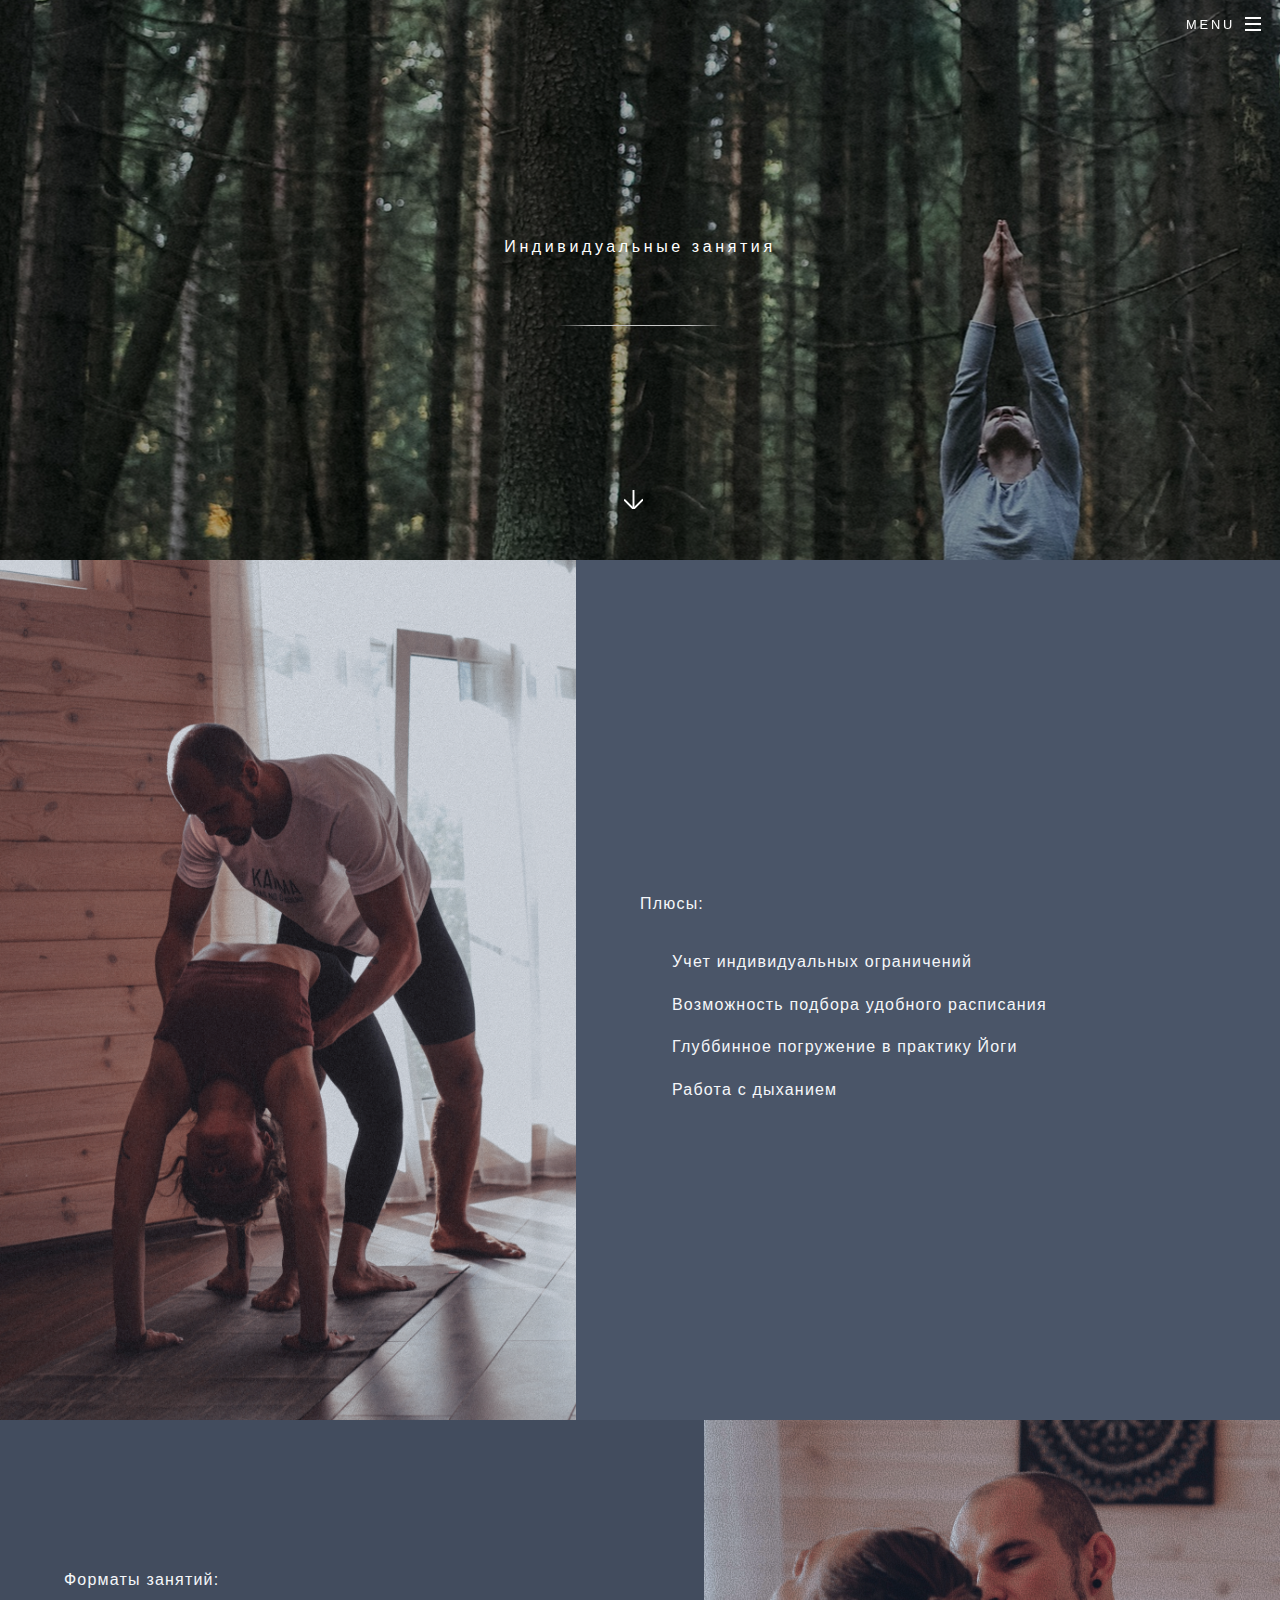
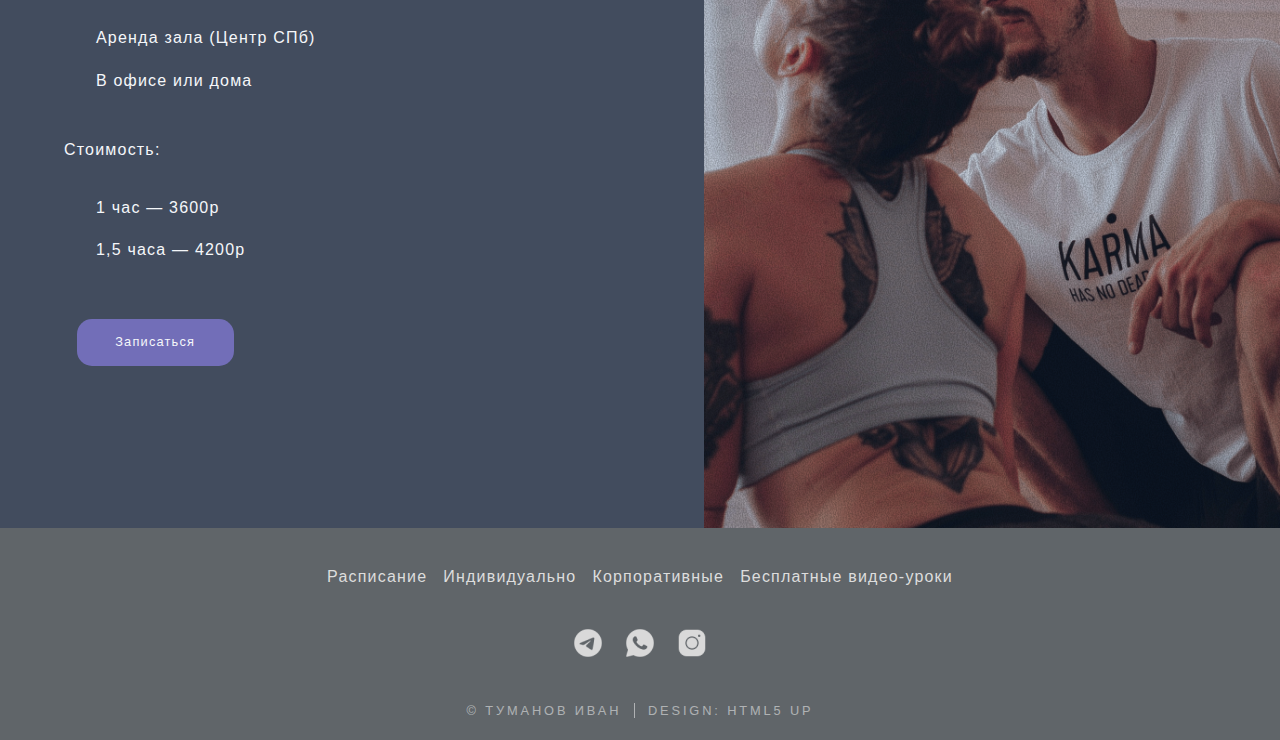
<file: indiv.html>
<!DOCTYPE HTML>
<!--
	Spectral by HTML5 UP
	html5up.net | @ajlkn
	Free for personal and commercial use under the CCA 3.0 license (html5up.net/license)
-->
<html>
	<head>
		<title>Spectral by HTML5 UP</title>
		<meta charset="utf-8" />
		<meta name="viewport" content="width=device-width, initial-scale=1, user-scalable=no" />
		<link rel="stylesheet" href="assets/css/main.css" />
		<noscript><link rel="stylesheet" href="assets/css/noscript.css" /></noscript>
	</head>
	<body class="landing is-preload">

		<!-- Page Wrapper -->
			<div id="page-wrapper3">

				<!-- Header -->
					<header id="header" class="alt">
						<h1><a href="index.html"><img class="logo" src="images/logo white.png" alt="Лого Туманов Иван"></a></h1>
						<nav id="nav">
							<ul>
								<li class="special">
									<a href="#menu" class="menuToggle"><span>Menu</span></a>
									<div id="menu">
										<ul>
											<li><a href="index.html">Home</a></li>
											<li><a href="rasp2.html">Расписание</a></li>
											<li><a href="indiv.html">Индивидуально</a></li>
											<li><a href="corp.html">Корпоративные</a></li>
										</ul>
									</div>
								</li>
							</ul>
						</nav>
					</header>

				<!-- Banner -->
					<section id="banner3">
						<div class="inner">
							<p>Индивидуальные занятия
							</p>
							<h2>&nbsp&nbsp&nbsp&nbsp&nbsp&nbsp&nbsp&nbsp&nbsp&nbsp&nbsp&nbsp&nbsp&nbsp&nbsp&nbsp&nbsp&nbsp&nbsp&nbsp&nbsp&nbsp&nbsp&nbsp&nbsp&nbsp&nbsp&nbsp&nbsp&nbsp&nbsp&nbsp&nbsp&nbsp&nbsp&nbsp&nbsp&nbsp&nbsp&nbsp</h2><br />
						</div>
						<a href="#one" class="more scrolly"></a>
					</section>

	

				<!-- Two -->
					<section id="two" class="wrapper alt style2">
						<section class="spotlight">

							<div class="image"><img src="images/ind.png" alt="" /></div>
								<div class="content">
	
								
									
									<p>Плюсы:</p>


										<ul class="pers">
											<li class="pers1">Учет индивидуальных ограничений</li>
											<li class="pers1">Возможность подбора удобного расписания</li>
											<li class="pers1">Глуббинное погружение в практику Йоги</li>
											<li class="pers1">Работа с дыханием</li>
											
										</ul>
									
	
									  </div>
									 
							
						</section>


						<section class="spotlight">
							<div class="image"><img src="images/ind2.png" alt="" /></div><div class="content">
								
								<p>Форматы занятий:</p>
								<ul class="pers">
											<li class="pers1">Аренда зала (Центр СПб)</li>
											<li class="pers1">В офисе или дома</li>
							
											
										</ul>
										<br />
										<p>Стоимость:</p>
								<ul class="pers">
											<li class="pers1">1 час — 3600р</li>
											<li class="pers1">1,5 часа — 4200р</li>
							
											
										</ul>
<br />
						<ul class="icons3 major">
		<a href="https://hotyoga36.com/"><li>Записаться</li></a></a>
	</ul>
					</p>
						
							</div>
							
						</section>
						</section>
						
					<!-- Footer -->
					<footer id="footer">
							<ul class="plain-links">
								<a href="rasp2.html" ><li>Расписание</li></a>
								<a href="indiv.html" ><li>Индивидуально</li></a>
								<a href="corp.html" ><li>Корпоративные</li></a>
								<a href="https://youtu.be/FBOpAZGg898?si=c2KsIO_jvfIlZmz0" ><li>Бесплатные видео-уроки</li></a>
							</ul>
						
						<ul class="social-icons">
							<li><a href="#" ><img src="images/tg.png" alt="Telegram"></a></li>
							<li><a href="#" ><img src="images/whup.png" alt="WhatsUp"></a></li>
							<li><a href="#" ><img src="images/instagram.png" alt="instagram"></a></li>
						</ul>
						<ul class="copyright">
							<li>&copy; Туманов Иван</li><li>Design: <a href="http://html5up.net">HTML5 UP</a></li>
						</ul>
					</footer>

			</div>

		<!-- Scripts -->
			<script src="assets/js/jquery.min.js"></script>
			<script src="assets/js/jquery.scrollex.min.js"></script>
			<script src="assets/js/jquery.scrolly.min.js"></script>
			<script src="assets/js/browser.min.js"></script>
			<script src="assets/js/breakpoints.min.js"></script>
			<script src="assets/js/util.js"></script>
			<script src="assets/js/main.js"></script>

	</body>
</html>
</file>
<file: assets/css/noscript.css>
/*
	Spectral by HTML5 UP
	html5up.net | @ajlkn
	Free for personal and commercial use under the CCA 3.0 license (html5up.net/license)
*/

/* Banner */

	body.is-preload #banner h2 {
		-moz-transform: none;
		-webkit-transform: none;
		-ms-transform: none;
		transform: none;
		opacity: 1;
	}

		body.is-preload #banner h2:before, body.is-preload #banner h2:after {
			width: 100%;
		}

	body.is-preload #banner .more {
		-moz-transform: none;
		-webkit-transform: none;
		-ms-transform: none;
		transform: none;
		opacity: 1;
	}

	body.is-preload #banner:after {
		opacity: 0;
	}
</file>
<file: assets/css/main.css>
@import url(fontawesome-all.min.css);
@import url("https://fonts.googleapis.com/css?family=Open+Sans:400,400italic,600,600italic,800,800italic");

/*
	Spectral by HTML5 UP
	html5up.net | @ajlkn
	Free for personal and commercial use under the CCA 3.0 license (html5up.net/license)
*/

html, body, div, span, applet, object,
iframe, h1, h2, h3, h4, h5, h6, p, blockquote,
pre, a, abbr, acronym, address, big, cite,
code, del, dfn, em, img, ins, kbd, q, s, samp,
small, strike, strong, sub, sup, tt, var, b,
u, i, center, dl, dt, dd, ol, ul, li, fieldset,
form, label, legend, table, caption, tbody,
tfoot, thead, tr, th, td, article, aside,
canvas, details, embed, figure, figcaption,
footer, header, hgroup, menu, nav, output, ruby,
section, summary, time, mark, audio, video {
	margin: 0;
	padding: 0;
	border: 0;
	font-size: 100%;
	font: inherit;
	font-family: 'Noto Sans KR Thin', sans-serif; 
	vertical-align: baseline;}

article, aside, details, figcaption, figure,
footer, header, hgroup, menu, nav, section {
	display: block;}

body {
	line-height: 1;
}

ol, ul {
	list-style: none;
}

blockquote, q {
	quotes: none;
}

	blockquote:before, blockquote:after, q:before, q:after {
		content: '';
		content: none;
	}

table {
	border-collapse: collapse;
	border-spacing: 0;
}

body {
	-webkit-text-size-adjust: none;
}

mark {
	background-color: transparent;
	color: inherit;
}



/* Basic */

	@-ms-viewport {
		width: device-width;
	}

	html {
		box-sizing: border-box;
	}

	*, *:before, *:after {
		box-sizing: inherit;
	}

	body {
		background: #ffffff;
	}

		body.is-preload *, body.is-preload *:before, body.is-preload *:after {
			-moz-animation: none !important;
			-webkit-animation: none !important;
			-ms-animation: none !important;
			animation: none !important;
			-moz-transition: none !important;
			-webkit-transition: none !important;
			-ms-transition: none !important;
			transition: none !important;
		}

	body {
		color: #fff;
		font-family: "Noto Sans KR Thin", Helvetica, sans-serif;
		font-size: 15pt;
		font-weight: 400;
		letter-spacing: 0.075em;
		line-height: 1.65em;
	}

		@media screen and (max-width: 1680px) {

			body {
				font-size: 13pt;
			}

		}

		@media screen and (max-width: 1280px) {

			body {
				font-size: 12pt;
			}

		}

		@media screen and (max-width: 736px) {

			body {
				font-size: 11pt;
				letter-spacing: 0.0375em;
			}

		}

	a {
		-moz-transition: color 0.2s ease, border-bottom-color 0.2s ease;
		-webkit-transition: color 0.2s ease, border-bottom-color 0.2s ease;
		-ms-transition: color 0.2s ease, border-bottom-color 0.2s ease;
		transition: color 0.2s ease, border-bottom-color 0.2s ease;
		color: inherit;
		text-decoration: none;
	}

		a:hover {
			border-bottom-color: transparent;
		}

	strong, b {
		color: #fff;
		font-weight: 600;
	}

	em, i {
		font-style: italic;
	}

	p {
		margin: 0 0 2em 0;
	}

	h1, h2, h3, h4, h5, h6 {
		color: #F5F7FA;
		font-weight: 700;
		letter-spacing: 0.15em;
		line-height: 1em;
		margin: 0 0 1em 0;
		text-transform: capitalize;
	}

		h1 a, h2 a, h3 a, h4 a, h5 a, h6 a {
			color: inherit;
			text-decoration: none;
		}

	h2 {
		font-size: 1.35em;
		line-height: 1.75em;
	}

		@media screen and (max-width: 736px) {

			h2 {
				font-size: 1.1em;
				line-height: 1.65em;
			}

		}

	h3 {
		font-size: 1.15em;
		line-height: 1.75em;
	}

		@media screen and (max-width: 736px) {

			h3 {
				font-size: 1em;
				line-height: 1.65em;
			}

		}

	h4 {
		font-size: 1em;
		line-height: 1.5em;
	}

	h5 {
		font-size: 0.8em;
		line-height: 1.5em;
	}

	h6 {
		font-size: 0.7em;
		line-height: 1.5em;
	}

	
/* Section/Article */

	section.special, article.special {
		text-align: center;
	}

	header p {
		color: rgba(255, 255, 255, 0.5);
		position: relative;
		top: -0.25em;
	}

	header h3 + p {
		font-size: 1.1em;
	}

	header h4 + p,
	header h5 + p,
	header h6 + p {
		font-size: 0.9em;
	}

	header.major {
		margin: 0 0 3.5em 0;
	}

		header.major h2, header.major h3, header.major h4, header.major h5, header.major h6 {
			border-bottom: solid 2px #fff;
			display: inline-block;
			padding-bottom: 1em;
			position: relative;
		}

			header.major h2:after, header.major h3:after, header.major h4:after, header.major h5:after, header.major h6:after {
				content: '';
				display: block;
				height: 1px;
			}

		header.major p {
			color: #fff;
			top: 0;
		}

		@media screen and (max-width: 736px) {

			header.major {
				margin: 0 0 2em 0;
			}

		}

	@media screen and (max-width: 980px) {

		header br {
			display: none;
		}

	}

/* Icon */

	.icon {
		text-decoration: none;
		border-bottom: none;
		position: relative;
	}

		.icon:before {
			-moz-osx-font-smoothing: grayscale;
			-webkit-font-smoothing: antialiased;
			display: inline-block;
			font-style: normal;
			font-variant: normal;
			text-rendering: auto;
			line-height: 1;
			text-transform: none !important;
			font-family: 'Noto Sans KR Thin';
			font-weight: 400;
		}

		.icon > .label {
			display: none;
		}

		.icon:before {
			line-height: inherit;
		}

		.icon.solid:before {
			font-weight: 900;
		}

		.icon.major {
			-moz-transform: rotate(-45deg);
			-webkit-transform: rotate(-45deg);
			-ms-transform: rotate(-45deg);
			transform: rotate(-45deg);
			border-radius: 3px;
			border: solid 2px #fff;
			display: inline-block;
			font-size: 1.35em;
			height: calc(3em + 2px);
			line-height: 3em;
			text-align: center;
			width: calc(3em + 2px);
		}

			.icon.major:before {
				-moz-transform: rotate(45deg);
				-webkit-transform: rotate(45deg);
				-ms-transform: rotate(45deg);
				transform: rotate(45deg);
				display: inline-block;
				font-size: 1.5em;
			}

			@media screen and (max-width: 736px) {

				.icon.major {
					font-size: 1em;
				}

			}


/* Image */

	.image {
		border-radius: 3px;
		border: 0;
		display: block;
		position: relative;
	}

		.image img {
			border-radius: 3px;
			display: block;
		}

		.image.left {
			float: left;
			margin: 0 2em 2em 0;
			top: 0.25em;
		}

		.image.right {
			float: right;
			margin: 0 0 2em 2em;
			top: 0.25em;
		}

		.image.left, .image.right {
			max-width: 40%;
		}

			.image.left img, .image.right img {
				width: 100%;
			}

		.image.fit {
			display: block;
			margin: 0 0 2em 0;
			width: 100%;
		}

			.image.fit img {
				width: 100%;
			}

/* List */

	ol {
		list-style: decimal;
		margin: 0 0 2em 0;
		padding-left: 1.25em;
	}

		ol li {
			padding-left: 0.25em;
		}

	ul {
		list-style: disc;
		margin: 0;
	}

		ul li {
			padding-left: 0.5em;
		}

		ul.alt {
			list-style: none;
			padding-left: 0;
		}

			ul.alt li {
				border-top: solid 1px #fff;
				padding: 0.5em 0;
			}

				ul.alt li:first-child {
					border-top: 0;
					padding-top: 0;
				}

	dl {
		margin: 0 0 2em 0;
	}


/* Icons */

	ul.icons {
		cursor: default;
		list-style: none;
		text-align: center; 
		padding-bottom: 3em;
	}
	ul.icons1 {
		cursor: default;
		list-style: none;
	}
	ul.icons2 {
		cursor: default;
		list-style: none;
	}
	ul.icons3 {
		cursor: default;
		list-style: none;
		 text-align: left;
	}
	ul.icons4 {
		cursor: default;
		list-style: none;
	}
	ul.iconsR {
		cursor: default;
		list-style: none;
		text-align: center;   
	}
	.icons.major li:hover {
		background: #66748f; 
	  }
	  .icons1.major li:hover {
		background: #56beb9; 
	  }
	  .icons2.major li:hover {
		background: #5282bd; 
	  }.icons3.major li:hover {
		background: #8885c2; 
	  }
	  .icons4.major li:hover {
		background: #b480c2; 
	  }
	
		ul.icons li {
			display: inline-block; /* обязательно для margin:auto */
		/* Закругление углов */
		border-radius: 15px; /* регулируйте по вкусу */
		
		/* Внешний вид */
		background: #424c5e; /* цвет фона */
		/* Текст */
		color:#F5F7FA; /* цвет текста */
		text-align: center; /* выравнивание текста */
		font-size: 0.8em;
		max-width: 100%; /* не будет выходить за границы экрана */
		box-sizing: border-box; /* учитывает padding в общей ширине */
		}
		ul.icons1 li {
			display: inline-block; /* обязательно для margin:auto */
		/* Закругление углов */
		border-radius: 15px; /* регулируйте по вкусу */
		
		/* Внешний вид */
		background: #22a19b; /* цвет фона */
		/* Текст */
		color:#F5F7FA; /* цвет текста */
		text-align: center; /* выравнивание текста */
		font-size: 0.8em;
		max-width: 100%; /* не будет выходить за границы экрана */
		box-sizing: border-box; /* учитывает padding в общей ширине */
		}
		ul.icons2 li {
			display: inline-block; /* обязательно для margin:auto */
		/* Закругление углов */
		border-radius: 15px; /* регулируйте по вкусу */
		
		/* Внешний вид */
		background: #3B6CA7; /* цвет фона */
		/* Текст */
		color:#F5F7FA; /* цвет текста */
		text-align: center; /* выравнивание текста */
		font-size: 0.8em;
		max-width: 100%; /* не будет выходить за границы экрана */
		box-sizing: border-box; /* учитывает padding в общей ширине */
		}
		ul.icons3 li {
			display: inline-block; /* обязательно для margin:auto */
		/* Закругление углов */
		border-radius: 15px; /* регулируйте по вкусу */
		
		/* Внешний вид */
		background: #726EB8; /* цвет фона */
		/* Текст */
		color:#F5F7FA; /* цвет текста */
		text-align: center; /* выравнивание текста */
		font-size: 0.8em;
		max-width: 100%; /* не будет выходить за границы экрана */
		box-sizing: border-box; /* учитывает padding в общей ширине */
		}
		ul.icons4 li {
			display: inline-block; /* обязательно для margin:auto */
		/* Закругление углов */
		border-radius: 15px; /* регулируйте по вкусу */
		
		/* Внешний вид */
		background: #A86BB9; /* цвет фона */
		/* Текст */
		color:#F5F7FA; /* цвет текста */
		text-align: center; /* выравнивание текста */
		font-size: 0.8em;
		max-width: 100%; /* не будет выходить за границы экрана */
		box-sizing: border-box; /* учитывает padding в общей ширине */
		}
		ul.iconsR li {
			display: inline-block; /* обязательно для margin:auto */
		/* Закругление углов */
		border-radius: 15px; /* регулируйте по вкусу */
		
		/* Внешний вид */
		background: #3B6CA7; /* цвет фона */
		/* Текст */
		color:#F5F7FA; /* цвет текста */
		text-align: center; /* выравнивание текста */
		font-size: 0.8em;
		max-width: 100%; /* не будет выходить за границы экрана */
		box-sizing: border-box; /* учитывает padding в общей ширине */
		}
		ul.iconsR > li:first-child {
			display: inline-block; /* обязательно для margin:auto */
		/* Закругление углов */
		border-radius: 15px; /* регулируйте по вкусу */
		
		/* Внешний вид */
		background: #553f3b; /* цвет фона */
		/* Текст */
		color:#F5F7FA; /* цвет текста */
		text-align: center; /* выравнивание текста */
		font-size: 0.8em;
		max-width: 100%; /* не будет выходить за границы экрана */
		box-sizing: border-box; /* учитывает padding в общей ширине */
		}
		

			ul.icons.major li {
				padding: 0.8em 3em;
				margin: 1em;
			}
			ul.icons1.major li {
				padding: 0.8em 3em;
				margin: 1em;
			}
			ul.icons2.major li {
				padding: 0.8em 3em;
				margin: 1em;
			}
			ul.icons3.major li {
				padding: 0.8em 3em;
				margin: 1em;
			}
			ul.icons4.major li {
				padding: 0.8em 3em;
				margin: 1em;
			}
			ul.iconsR.major li {
				padding: 0.8em 3em;
				margin: 1em;
			}


				@media screen and (max-width: 736px) {

					ul.icons {
		
		padding-bottom: 0em;
	}

					ul.icons.major {
						display: flex;          /* Делаем flex-контейнер */
						flex-direction: column; /* Элементы в столбик */
						align-items: center;    /* Центрируем по горизонтали (опционально) */
						margin: 1em;
					}
					ul.icons3.major {
						display: flex;          /* Делаем flex-контейнер */
						flex-direction: column; /* Элементы в столбик */
						align-items: center;    /* Центрируем по горизонтали (опционально) */
						margin: 1em;
					}
					ul.icons1.major li {
						margin: 1em;
						}
						ul.icons2.major li {
							margin: 1em;
							}
							ul.icons3.major li {
								margin: 0 0 2em 0;
								}
								ul.icons4.major li {
									margin: 1em;
									}
									ul.iconsR.major {
										display: flex;          /* Делаем flex-контейнер */
										flex-direction: column; /* Элементы в столбик */
										align-items: center;    /* Центрируем по горизонтали (опционально) */
										margin: 1em;
									}

				}

/* Table */

	.table-wrapper {
		-webkit-overflow-scrolling: touch;
		overflow-x: auto;
	}

	table {
		margin: 0 0 2em 0;
		width: 100%;
	}

		table tbody tr {
			border: solid 1px #fff;
			border-left: 0;
			border-right: 0;
		}

			table tbody tr:nth-child(2n + 1) {
				background-color: rgba(144, 144, 144, 0.25);
			}

		table td {
			padding: 0.75em 0.75em;
		}

		table th {
			color: #fff;
			font-size: 0.9em;
			font-weight: 600;
			padding: 0 0.75em 0.75em 0.75em;
			text-align: left;
		}

		table thead {
			border-bottom: solid 2px #fff;
		}

		table tfoot {
			border-top: solid 2px #fff;
		}

		table.alt {
			border-collapse: separate;
		}

			table.alt tbody tr td {
				border: solid 1px #fff;
				border-left-width: 0;
				border-top-width: 0;
			}

				table.alt tbody tr td:first-child {
					border-left-width: 1px;
				}

			table.alt tbody tr:first-child td {
				border-top-width: 1px;
			}

			table.alt thead {
				border-bottom: 0;
			}

			table.alt tfoot {
				border-top: 0;
			}



/* Features */

	.features {
		display: -moz-flex;
		display: -webkit-flex;
		display: -ms-flex;
		display: flex;
		-moz-flex-wrap: wrap;
		-webkit-flex-wrap: wrap;
		-ms-flex-wrap: wrap;
		flex-wrap: wrap;
		-moz-justify-content: center;
		-webkit-justify-content: center;
		-ms-justify-content: center;
		justify-content: center;
		list-style: none;
		padding: 0;
		width: 100%;
	}
	.features h4 {
		padding-bottom: 2em;
		padding-left: 2.5em;
		padding-top: 2.5em;
		display: block;
		position: relative;
		text-align: left;
		width: 50%;
	}
	.features p {
		padding: 0em 2.5em;
		position: relative;
		text-align: left;
		margin: 0;
	}
	.features div {
		padding: 0em ;
		display: block;
		width: 100%;
		margin: 0;
	}
	.features img {
		width: 100%;
		height: 100%;
		object-fit: cover;
		display: block;
	  }

		.features li {
			padding: 0em ;
			display: block;
			position: relative;
			text-align: left;
			width: 50%;
		}

			.features li:nth-child(1) {
				background-color: rgba(0, 0, 0, 0.035);
			}

			.features li:nth-child(2) {
				background-color: rgba(0, 0, 0, 0.07);
			}

			.features li:nth-child(3) {
				background-color: rgba(0, 0, 0, 0.105);
			}

			.features li:nth-child(4) {
				background-color: rgba(0, 0, 0, 0.14);
			}

			.features li:nth-child(5) {
				background-color: rgba(0, 0, 0, 0.175);
			}

			.features li:nth-child(6) {
				background-color: rgba(0, 0, 0, 0.14);
			}

			.features li:nth-child(7) {
				background-color: rgba(0, 0, 0, 0.245);
			}

			.features li:nth-child(8) {
				background-color: rgba(0, 0, 0, 0.28);
			}

			.features li:nth-child(9) {
				background-color: rgba(0, 0, 0, 0.315);
			}

			.features li:nth-child(10) {
				background-color: rgba(0, 0, 0, 0.35);
			}
			.features li:nth-child(11) {
				background-color: rgba(0, 0, 0, 0.245);
			}

			.features li:nth-child(12) {
				background-color: rgba(0, 0, 0, 0.28);
			}
			.features li:nth-child(13) {
				background-color: rgba(0, 0, 0, 0.175);
			}

			.features li:nth-child(14) {
				background-color: rgba(0, 0, 0, 0.28);
			}


			.features li:before {
				display: block;
				color: #000000;
				position: absolute;
				left: 1.75em;
				top: 2.75em;
				font-size: 0em;
			}

			.features li:nth-child(1) {
				border-top-left-radius: 3px;
			}

			.features li:nth-child(2) {
				border-top-right-radius: 3px;
			}

			.features li:nth-last-child(1) {
				border-bottom-right-radius: 3px;
			}

			.features li:nth-last-child(2) {
				border-bottom-left-radius: 3px;
			}

			@media screen and (max-width: 980px) {

				.features li {
					padding: 3em 2em 1em 2em ;
					text-align: center;
				}
				.features h4 {
					padding: 0em 2em 2em;
					text-align: center;
					width: 100%;
				}
				.features p {
					padding: 0em 3em;
					position: relative;
					text-align: center;
				}
					.features li:before {
						left: 0;
						margin: 0 0 1em 0;
						position: relative;
						top: 0;
					}

			}

			@media screen and (max-width: 736px) {

				.features li {
					padding: 3em 0 1em 0 ;
					background-color: transparent !important;
					width: 100%;
				}
			}

/* Spotlight */

	.spotlight {
		-moz-align-items: center;
		-webkit-align-items: center;
		-ms-align-items: center;
		align-items: center;
		display: -moz-flex;
		display: -webkit-flex;
		display: -ms-flex;
		display: flex;
	}

		.spotlight .image {
			-moz-order: 1;
			-webkit-order: 1;
			-ms-order: 1;
			order: 1;
			border-radius: 0;
			width: 40%;
		}

			.spotlight .image img {
				border-radius: 0;
				width: 100%;
			}

		.spotlight .content {
			padding: 2em 4em 0.1em 4em ;
			-moz-order: 2;
			-webkit-order: 2;
			-ms-order: 2;
			order: 2;
			max-width: 48em;
			width: 60%;
		}

		.spotlight:nth-child(2n) {
			-moz-flex-direction: row-reverse;
			-webkit-flex-direction: row-reverse;
			-ms-flex-direction: row-reverse;
			flex-direction: row-reverse;
		}

		.spotlight:nth-child(1) {
			background-color: #4A5568;
		}

		.spotlight:nth-child(2) {
			background-color: #424c5e;
		}

		.spotlight:nth-child(3) {
			background-color: #4A5568;
		}

		.spotlight:nth-child(4) {
			background-color: #424c5e;
		}

		.spotlight:nth-child(5) {
			background-color: #4A5568;
		}

		.spotlight:nth-child(6) {
			background-color: rgba(0, 0, 0, 0.45);
		}

		.spotlight:nth-child(7) {
			background-color: rgba(0, 0, 0, 0.525);
		}

		.spotlight:nth-child(8) {
			background-color: rgba(0, 0, 0, 0.6);
		}

		.spotlight:nth-child(9) {
			background-color: rgba(0, 0, 0, 0.675);
		}

		.spotlight:nth-child(10) {
			background-color: rgba(0, 0, 0, 0.75);
		}

		@media screen and (max-width: 1280px) {

			.spotlight .image {
				width: 45%;
			}

			.spotlight .content {
				width: 55%;
			}

		}

		@media screen and (max-width: 980px) {

			.spotlight {
				display: block;
			}

				.spotlight br {
					display: none;
				}

				.spotlight .image {
					width: 100%;
				}

				.spotlight .content {
					padding: 4em 3em 2em 3em ;
					max-width: none;
					text-align: center;
					width: 100%;
				}

		}

		@media screen and (max-width: 736px) {

			.spotlight .content {
				padding: 3em 2em 1em 2em ;
			}

		}

/* Wrapper */

	.wrapper {
		padding: 6em 0 0 0 ;
	}

		.wrapper > .inner {
			width: 60em;
			margin: 0 auto;
		}

			@media screen and (max-width: 1280px) {

				.wrapper > .inner {
					width: 90%;
				}

			}

			@media screen and (max-width: 980px) {

				.wrapper > .inner {
					width: 100%;
				}

			}

		.wrapper.alt {
			padding: 0;
		}

		.wrapper.style1 {
			background-color: rgb(35, 38, 44);
			color: #F5F7FA;
		}

			.wrapper.style1 strong, .wrapper.style1 b {
				color: #F5F7FA;
			}

			.wrapper.style1 h2, .wrapper.style1 h3, .wrapper.style1 h4, .wrapper.style1 h5, .wrapper.style1 h6 {
				color: #F5F7FA;
			}

			.wrapper.style1 hr {
				border-color: rgba(0, 0, 0, 0.125);
			}

			.wrapper.style1 blockquote {
				border-color: rgba(0, 0, 0, 0.125);
			}

			.wrapper.style1 code {
				background: rgba(255, 255, 255, 0.075);
			}

			.wrapper.style1 header p {
				color: #F5F7FA;
			}

			.wrapper.style1 header.major h2, .wrapper.style1 header.major h3, .wrapper.style1 header.major h4, .wrapper.style1 header.major h5, .wrapper.style1 header.major h6 {
				border-color: rgba(0, 0, 0, 0.125);
			}

			.wrapper.style1 header.major p {
				color: #F5F7FA;
			}

			.wrapper.style1 label {
				color: #F5F7FA;
			}

			

			@media screen and (max-width: 736px) {

				.wrapper.style1 .features li {
					border-top-color: rgba(0, 0, 0, 0.125);
				}

			}

		.wrapper.style2 {
			background-color: #4A5568;
			color: #F5F7FA;
		}

		.wrapper.style3 {
			background-color: #424c5e;
			color: #F5F7FA;
		}

			.wrapper.style3 strong, .wrapper.style3 b {
				color: #F5F7FA;;
			}

			.wrapper.style3 h2, .wrapper.style3 h3, .wrapper.style3 h4, .wrapper.style3 h5, .wrapper.style3 h6 {
				color: #F5F7FA;;
			}

			.wrapper.style3 hr {
				border-color: rgba(0, 0, 0, 0.125);
			}

			.wrapper.style3 blockquote {
				border-color: rgba(0, 0, 0, 0.125);
			}

			.wrapper.style3 code {
				background: rgba(255, 255, 255, 0.075);
			}

			.wrapper.style3 header p {
				color: #F5F7FA;;
			}

			.wrapper.style3 header.major h2, .wrapper.style3 header.major h3, .wrapper.style3 header.major h4, .wrapper.style3 header.major h5, .wrapper.style3 header.major h6 {
				border-color: rgba(0, 0, 0, 0.125);
			}

			.wrapper.style3 header.major p {
				color: #d3d4e4;
			}

			.wrapper.style3 label {
				color: #ffffff;
			}

			

			.wrapper.style3 ::-webkit-input-placeholder {
				color: #b9bad4 !important;
			}

			.wrapper.style3 :-moz-placeholder {
				color: #b9bad4 !important;
			}

			.wrapper.style3 ::-moz-placeholder {
				color: #b9bad4 !important;
			}

			.wrapper.style3 :-ms-input-placeholder {
				color: #b9bad4 !important;
			}

			.wrapper.style3 .formerize-placeholder {
				color: #b9bad4 !important;
			}

			.wrapper.style3 .icon.major {
				border-color: rgba(0, 0, 0, 0.125);
			}

			.wrapper.style3 ul.alt li {
				border-color: rgba(0, 0, 0, 0.125);
			}

			.wrapper.style3 table tbody tr {
				border-color: rgba(0, 0, 0, 0.125);
			}

				.wrapper.style3 table tbody tr:nth-child(2n + 1) {
					background-color: rgba(255, 255, 255, 0.075);
				}

			.wrapper.style3 table th {
				color: #ffffff;
			}

			.wrapper.style3 table thead {
				border-color: rgba(0, 0, 0, 0.125);
			}

			.wrapper.style3 table tfoot {
				border-color: rgba(0, 0, 0, 0.125);
			}

			.wrapper.style3 table.alt tbody tr td {
				border-color: rgba(0, 0, 0, 0.125);
			}


			@media screen and (max-width: 736px) {

				.wrapper.style3 .features li {
					border-top-color: rgba(0, 0, 0, 0.125);
				}

			}

		.wrapper.style4 {
			background-color: transparent;
		}


		@media screen and (max-width: 980px) {

			.wrapper {
				padding: 4em 3em 2em 3em ;
			}

		}

		@media screen and (max-width: 736px) {

			.wrapper {
				padding: 3.5em 0em ;
			}

		}

/* Page Wrapper + Menu */

	#page-wrapper {
		-moz-transition: opacity 0.5s ease;
		-webkit-transition: opacity 0.5s ease;
		-ms-transition: opacity 0.5s ease;
		transition: opacity 0.5s ease;
		opacity: 1;
		padding-top: 3em;
	}

		#page-wrapper:before {
			background: rgba(0, 0, 0, 0);
			content: '';
			display: block;
			display: none;
			height: 100%;
			left: 0;
			position: fixed;
			top: 0;
			width: 100%;
			z-index: 10001;
		}

	#menu {
		-moz-transform: translateX(20em);
		-webkit-transform: translateX(20em);
		-ms-transform: translateX(20em);
		transform: translateX(20em);
		-moz-transition: -moz-transform 0.5s ease;
		-webkit-transition: -webkit-transform 0.5s ease;
		-ms-transition: -ms-transform 0.5s ease;
		transition: transform 0.5s ease;
		-webkit-overflow-scrolling: touch;
		background: #2d4858;;
		color: #ffffff;
		height: 100%;
		max-width: 80%;
		overflow-y: auto;
		padding: 3em 2em;
		position: fixed;
		right: 0;
		top: 0;
		width: 20em;
		z-index: 10002;
	}

		#menu ul {
			list-style: none;
			padding: 0;
		}

			#menu ul > li {
				border-top: solid 1px rgba(0, 0, 0, 0.125);
				margin: 0.5em 0 0 0;
				padding: 0.5em 0 0 0;
			}

				#menu ul > li:first-child {
					border-top: 0 !important;
					margin-top: 0 !important;
					padding-top: 0 !important;
				}

				#menu ul > li > a {
					border: 0;
					color: inherit;
					display: block;
					font-size: 0.8em;
					letter-spacing: 0.225em;
					outline: 0;
					text-decoration: none;
					text-transform: uppercase;
				}

					@media screen and (max-width: 736px) {

						#menu ul > li > a {
							line-height: 3em;
						}

					}

		#menu .close {
			background-image: url("images/close.svg");
			background-position: 4.85em 1em;
			background-repeat: no-repeat;
			border: 0;
			cursor: pointer;
			display: block;
			height: 3em;
			position: absolute;
			right: 0;
			top: 0;
			vertical-align: middle;
			width: 7em;
		}

		@media screen and (max-width: 736px) {

			#menu {
				padding: 3em 1.5em;
			}

		}

	body.is-menu-visible #page-wrapper {
		opacity: 0.35;
	}

		body.is-menu-visible #page-wrapper:before {
			display: block;
		}

	body.is-menu-visible #menu {
		-moz-transform: translateX(0);
		-webkit-transform: translateX(0);
		-ms-transform: translateX(0);
		transform: translateX(0);
	}

/* Header */

	#header {
		-moz-transition: background-color 0.2s ease;
		-webkit-transition: background-color 0.2s ease;
		-ms-transition: background-color 0.2s ease;
		transition: background-color 0.2s ease;
		background: #2e3842;
		height: 3em;
		left: 0;
		line-height: 3em;
		position: fixed;
		top: 0;
		width: 100%;
		z-index: 10000;
	}

		#header h1 {
			-moz-transition: opacity 0.2s ease;
			-webkit-transition: opacity 0.2s ease;
			-ms-transition: opacity 0.2s ease;
			transition: opacity 0.2s ease;
			height: inherit;
			left: 1.25em;
			line-height: inherit;
			position: absolute;
			top: 0;
			margin: 0 auto;
		}

			#header h1 a {
				border: 0;
				display: block;
				height: 100%;
				line-height: inherit;
				display: flex;
				align-items: center;  /* вертикальное выравнивание */

			}

				@media screen and (max-width: 736px) {

					#header h1 a {
						font-size: 0.8em;
					}

				}

		#header nav {
			height: inherit;
			line-height: inherit;
			position: absolute;
			right: 0;
			top: 0;
		}

			#header nav > ul {
				list-style: none;
				margin: 0;
				padding: 0;
				white-space: nowrap;
			}

				#header nav > ul > li {
					display: inline-block;
					padding: 0;
				}

					#header nav > ul > li > a {
						border: 0;
						color: #fff;
						display: block;
						font-size: 0.8em;
						letter-spacing: 0.225em;
						padding: 0 1.5em;
						text-transform: uppercase;
					}

						#header nav > ul > li > a.menuToggle {
							outline: 0;
							position: relative;
						}

							#header nav > ul > li > a.menuToggle:after {
								background-image: url("images/bars.svg");
								background-position: right center;
								background-repeat: no-repeat;
								content: '';
								display: inline-block;
								height: 3.75em;
								vertical-align: top;
								width: 2em;
							}

							@media screen and (max-width: 736px) {

								#header nav > ul > li > a.menuToggle {
									padding: 0 1.5em;
								}

									#header nav > ul > li > a.menuToggle span {
										display: none;
									}

							}

						@media screen and (max-width: 736px) {

							#header nav > ul > li > a {
								padding: 0 0 0 1.5em;
							}

						}

					#header nav > ul > li:first-child {
						margin-left: 0;
					}

		#header.alt {
			background: transparent;
		}

			#header.alt h1 {
				pointer-events: none;
				opacity: 0;
			}

/* Banner */

	#banner {
		display: -moz-flex;
		display: -webkit-flex;
		display: -ms-flex;
		display: flex;
		-moz-flex-direction: column;
		-webkit-flex-direction: column;
		-ms-flex-direction: column;
		flex-direction: column;
		-moz-justify-content: center;
		-webkit-justify-content: center;
		-ms-justify-content: center;
		justify-content: center;
		cursor: default;
		height: 100vh;
		min-height: 35em;
		overflow: hidden;
		position: relative;
		text-align: center;
	}
	/* Banner2 */
	#banner2 {
		display: -moz-flex;
		display: -webkit-flex;
		display: -ms-flex;
		display: flex;
		-moz-flex-direction: column;
		-webkit-flex-direction: column;
		-ms-flex-direction: column;
		flex-direction: column;
		-moz-justify-content: center;
		-webkit-justify-content: center;
		-ms-justify-content: center;
		justify-content: center;
		cursor: default;
		height: 60vh;
		min-height: 35em;
		overflow: hidden;
		position: relative;
		text-align: center;
	}
	#banner3 {
		display: -moz-flex;
		display: -webkit-flex;
		display: -ms-flex;
		display: flex;
		-moz-flex-direction: column;
		-webkit-flex-direction: column;
		-ms-flex-direction: column;
		flex-direction: column;
		-moz-justify-content: center;
		-webkit-justify-content: center;
		-ms-justify-content: center;
		justify-content: center;
		cursor: default;
		height: 60vh;
		min-height: 35em;
		overflow: hidden;
		position: relative;
		text-align: center;
	}
	.tags-list {
		display: flex;
		justify-content: center; /* Горизонтальное центрирование */
		flex-wrap: wrap; /* Если элементы переносятся на новую строку */
		gap: 10px; /* Расстояние между элементами */
		padding: 0;
		list-style: none !important; /* Убираем маркеры списка */
		margin: 0 auto; /* Центрируем весь список */
		max-width: max-content; /* Ширина по содержимому */
		position: absolute;  
 	 bottom: 20px;     /* Отступ от нижнего края */
	  right: 20px;      /* Отступ от правого края */
 	 z-index: 1000;    /* Поверх других элементов */
	  }
	.rounded-block {
		margin: 0 auto; /* автоматические отступы по бокам */
		display: block; /* обязательно для margin:auto */
		/* Размеры и отступы */
		width: 7em;  /* или любая нужная ширина */
		padding: 0.2em; /* внутренние отступы */
		
		/* Закругление углов */
		border-radius: 10px; /* регулируйте по вкусу */
		
		/* Внешний вид */
		background: #333; /* цвет фона */
		/* Текст */
		color:#f0f0f0; /* цвет текста */
		text-align: center; /* выравнивание текста */
		font-size: 0.8em;
		max-width: 100%; /* не будет выходить за границы экрана */
		box-sizing: border-box; /* учитывает padding в общей ширине */
	  }
	  @media (max-width: 768px) {
		p {
		  display: block;
		  margin: 1em 0 2em;
		  white-space: normal;
		}
	  }
	  .gap {
		margin-bottom: 2.3em;
		display: block; /* Меняем на block */
		width: 100%; /* Добавляем ширину */
		position: relative; /* Для лучшего позиционирования псевдоэлемента */
		
		
	}
	.gap::after {
		content: "";
		display: block;
		width: 80px;
		height: 1px;
		margin: 2em auto;
		background: linear-gradient(90deg, 
		  transparent 0%, 
		  #ffffff 30%, 
		  #ffffff 70%, 
		  transparent 100%);
		  transition: width 3s ease 0.25s;
		  opacity: 0; /* Начальная прозрачность */
		  transition: width 3s ease, opacity 1s ease, transform 1s ease;
	  }
	  
	  /* Триггер анимации */
	  .gap.animated::after {
		width: 250px; /* Конечная ширина */
		opacity: 1;
		transform: translateY(0);
	  }
		
	  /*Banner1*/
		#banner h2 {
			-moz-transform: scale(1);
			-webkit-transform: scale(1);
			-ms-transform: scale(1);
			transform: scale(1);
			-moz-transition: -moz-transform 0.5s ease, opacity 0.5s ease;
			-webkit-transition: -webkit-transform 0.5s ease, opacity 0.5s ease;
			-ms-transition: -ms-transform 0.5s ease, opacity 0.5s ease;
			transition: transform 0.5s ease, opacity 0.5s ease;
			display: inline-block;
			font-size: 1.2em;
			opacity: 1;
			padding: 0.5em 1em;
			position: relative;
			z-index: 1;
		}
/*черточка*/
			#banner h2:before, #banner h2:after {
				-moz-transition: width 0.85s ease;
				-webkit-transition: width 0.85s ease;
				-ms-transition: width 0.85s ease;
				transition: width 0.85s ease;
				-moz-transition-delay: 0.25s;
				-webkit-transition-delay: 0.25s;
				-ms-transition-delay: 0.25s;
				transition-delay: 0.25s;
				background: #c7c7c7;
				content: '';
				display: block;
				height: 1px;
				position: absolute;
				width: 50%;
				background: linear-gradient(to right, transparent 0%, #c7c7c7 20%, #c7c7c7 80%, transparent 100%);
			}

			#banner h2:before {
				top: 0;
				left: 50%; /* Сдвигаем в центр */
				transform: translateX(-50%);
				height: 0px !important;
			}

			#banner h2:after {
				bottom: 0;
				left: 50%; /* Сдвигаем в центр */
				transform: translateX(-50%);
			}

		#banner p {
			letter-spacing: 0.225em;
			text-transform: none;
		}

			#banner p a {
				color: inherit;
			}
/*Banner2*/
#banner2 h2 {
	-moz-transform: scale(1);
	-webkit-transform: scale(1);
	-ms-transform: scale(1);
	transform: scale(1);
	-moz-transition: -moz-transform 0.5s ease, opacity 0.5s ease;
	-webkit-transition: -webkit-transform 0.5s ease, opacity 0.5s ease;
	-ms-transition: -ms-transform 0.5s ease, opacity 0.5s ease;
	transition: transform 0.1s ease, opacity 0.5s ease;
	display: inline-block;
	font-size: 1.2em;
	opacity: 1;
	padding: 0;
	margin: 0 !important;
	position: relative;
	z-index: 1;
}
#banner3 h2 {
	-moz-transform: scale(1);
	-webkit-transform: scale(1);
	-ms-transform: scale(1);
	transform: scale(1);
	-moz-transition: -moz-transform 0.5s ease, opacity 0.5s ease;
	-webkit-transition: -webkit-transform 0.5s ease, opacity 0.5s ease;
	-ms-transition: -ms-transform 0.5s ease, opacity 0.5s ease;
	transition: transform 0.1s ease, opacity 0.5s ease;
	display: inline-block;
	font-size: 1.2em;
	opacity: 1;
	padding: 0;
	margin: 0 !important;
	position: relative;
	z-index: 1;
}
/*черточка2*/
	#banner2 h2:before, #banner2 h2:after {
		-moz-transition: width 0.85s ease;
		-webkit-transition: width 0.85s ease;
		-ms-transition: width 0.85s ease;
		transition: width 0.85s ease;
		-moz-transition-delay: 0.25s;
		-webkit-transition-delay: 0.25s;
		-ms-transition-delay: 0.25s;
		transition-delay: 0.25s;
		background: #c7c7c7;
		content: '';
		display: block;
		height: 1px;
		position: absolute;
		width: 50%;
		background: linear-gradient(to right, transparent 0%, #c7c7c7 20%, #c7c7c7 80%, transparent 100%);
	}
	#banner3 h2:before, #banner3 h2:after {
		-moz-transition: width 0.85s ease;
		-webkit-transition: width 0.85s ease;
		-ms-transition: width 0.85s ease;
		transition: width 0.85s ease;
		-moz-transition-delay: 0.25s;
		-webkit-transition-delay: 0.25s;
		-ms-transition-delay: 0.25s;
		transition-delay: 0.25s;
		background: #c7c7c7;
		content: '';
		display: block;
		height: 1px;
		position: absolute;
		width: 50%;
		background: linear-gradient(to right, transparent 0%, #c7c7c7 20%, #c7c7c7 80%, transparent 100%);
	}

	#banner2 h2:before {
		top: 0;
		left: 50%; /* Сдвигаем в центр */
		transform: translateX(-50%);
		height: 0px !important;
	}
	#banner3 h2:before {
		top: 0;
		left: 50%; /* Сдвигаем в центр */
		transform: translateX(-50%);
		height: 0px !important;
	}
	#banner2 h2:after {
		bottom: 0;
		left: 50%; /* Сдвигаем в центр */
		transform: translateX(-50%);
	}
	#banner3 h2:after {
		bottom: 0;
		left: 50%; /* Сдвигаем в центр */
		transform: translateX(-50%);
	}

#banner2 p {

	letter-spacing: 0.225em;
	text-transform: none;
	padding-top: 0px; /* Отступ сверху внутри блока */
    margin-top: 0; /* Убираем внешний отступ */
    position: relative;
	text-shadow: 3 2px 8px rgba(0, 0, 0, 0.8); /* Тень под текстом */
}

	#banner2 p a {
		color: inherit;
	}
	#banner3 p {

	letter-spacing: 0.225em;
	text-transform: none;
	padding-top: 0px; /* Отступ сверху внутри блока */
    margin-top: 0; /* Убираем внешний отступ */
    position: relative;
	text-shadow: 3 2px 8px rgba(0, 0, 0, 0.8); /* Тень под текстом */
}

	#banner3 p a {
		color: inherit;
	}
/**Banner more*/
		#banner .more {
			-moz-transition: -moz-transform 0.75s ease, opacity 0.75s ease;
			-webkit-transition: -webkit-transform 0.75s ease, opacity 0.75s ease;
			-ms-transition: -ms-transform 0.75s ease, opacity 0.75s ease;
			transition: transform 0.75s ease, opacity 0.75s ease;
			-moz-transition-delay: 1s;
			-webkit-transition-delay: 1s;
			-ms-transition-delay: 1s;
			transition-delay: 1s;
			-moz-transform: translateY(0);
			-webkit-transform: translateY(0);
			-ms-transform: translateY(0);
			transform: translateY(0);
			border: none;
			bottom: 0;
			color: inherit;
			font-size: 0.8em;
			height: 8.5em;
			left: 50%;
			letter-spacing: 0.225em;
			margin-left: -8.5em;
			opacity: 1;
			outline: 0;
			padding-left: 0.225em;
			position: absolute;
			text-align: center;
			text-transform: uppercase;
			width: 16em;
			z-index: 1;
		}

			#banner .more:after {
				background-image: url("images/arrow.svg");
				background-position: center;
				background-repeat: no-repeat;
				background-size: contain;
				bottom: 4em;
				content: '';
				display: block;
				height: 1.5em;
				left: 50%;
				margin: 0 0 0 -0.75em;
				position: absolute;
				width: 1.5em;
			}
/*анимация эаднего фона*/
		#banner:after {
			pointer-events: none;
			-moz-transition: opacity 3s ease-in-out;
			-webkit-transition: opacity 3s ease-in-out;
			-ms-transition: opacity 3s ease-in-out;
			transition: opacity 3s ease-in-out;
			-moz-transition-delay: 0.8s;
			-webkit-transition-delay: 0.8s;
			-ms-transition-delay: 0.8s;
			transition-delay: 0.8s;
			content: '';
			background: #2e3842;
			display: block;
			width: 100%;
			height: 100%;
			position: absolute;
			left: 0;
			top: 0;
			opacity: 0;
		}

		@media screen and (max-width: 736px) {

			#banner {
				padding: 7em 3em 5em 3em ;
				height: auto;
				min-height: 0;
			}

				#banner h2 {
					font-size: 1.25em;
				}

				#banner br {
					display: none;
				}

				#banner .more {
					display: none;
				}

		}
		/*Banner2 more*/
		#banner2 .more {
			-moz-transition: -moz-transform 0.75s ease, opacity 0.75s ease;
			-webkit-transition: -webkit-transform 0.75s ease, opacity 0.75s ease;
			-ms-transition: -ms-transform 0.75s ease, opacity 0.75s ease;
			transition: transform 0.75s ease, opacity 0.75s ease;
			-moz-transition-delay: 1s;
			-webkit-transition-delay: 1s;
			-ms-transition-delay: 1s;
			transition-delay: 1s;
			-moz-transform: translateY(0);
			-webkit-transform: translateY(0);
			-ms-transform: translateY(0);
			transform: translateY(0);
			border: none;
			bottom: 0;
			color: inherit;
			font-size: 0.8em;
			height: 8.5em;
			left: 50%;
			letter-spacing: 0.225em;
			margin-left: -8.5em;
			opacity: 1;
			outline: 0;
			padding-left: 0.225em;
			position: absolute;
			text-align: center;
			text-transform: uppercase;
			width: 16em;
			z-index: 1;
		}
#banner3 .more {
			-moz-transition: -moz-transform 0.75s ease, opacity 0.75s ease;
			-webkit-transition: -webkit-transform 0.75s ease, opacity 0.75s ease;
			-ms-transition: -ms-transform 0.75s ease, opacity 0.75s ease;
			transition: transform 0.75s ease, opacity 0.75s ease;
			-moz-transition-delay: 1s;
			-webkit-transition-delay: 1s;
			-ms-transition-delay: 1s;
			transition-delay: 1s;
			-moz-transform: translateY(0);
			-webkit-transform: translateY(0);
			-ms-transform: translateY(0);
			transform: translateY(0);
			border: none;
			bottom: 0;
			color: inherit;
			font-size: 0.8em;
			height: 8.5em;
			left: 50%;
			letter-spacing: 0.225em;
			margin-left: -8.5em;
			opacity: 1;
			outline: 0;
			padding-left: 0.225em;
			position: absolute;
			text-align: center;
			text-transform: uppercase;
			width: 16em;
			z-index: 1;
		}

			#banner2 .more:after {
				background-image: url("images/arrow.svg");
				background-position: center;
				background-repeat: no-repeat;
				background-size: contain;
				bottom: 4em;
				content: '';
				display: block;
				height: 1.5em;
				left: 50%;
				margin: 0 0 0 -0.75em;
				position: absolute;
				width: 1.5em;
			}

		#banner2:after {
			pointer-events: none;
		
			display: block;
			width: 100%;
			height: 100%;
			position: absolute;
			left: 0;
			top: 0;
			opacity: 0;
		}
		#banner3 .more:after {
				background-image: url("images/arrow.svg");
				background-position: center;
				background-repeat: no-repeat;
				background-size: contain;
				bottom: 4em;
				content: '';
				display: block;
				height: 1.5em;
				left: 50%;
				margin: 0 0 0 -0.75em;
				position: absolute;
				width: 1.5em;
			}

		#banner3:after {
			pointer-events: none;
		
			display: block;
			width: 100%;
			height: 100%;
			position: absolute;
			left: 0;
			top: 0;
			opacity: 0;
		}

		@media screen and (max-width: 736px) {

			#banner2 {
				padding: 7em 3em 5em 3em ;
				height: auto;
				min-height: 0;
			}
			#banner3 {
				padding: 7em 3em 5em 3em ;
				height: auto;
				min-height: 0;
			}

				#banner2 h2 {
					font-size: 1.25em;
				}
				#banner3 h2 {
					font-size: 1.25em;
				}

				#banner2 br {
					display: none;
				}
				#banner3 br {
					display: none;
				}

				#banner2 .more {
					display: none;
				}
				#banner3 .more {
					display: none;
				}

		}

		/*body.is-preload #banner h2*/
	body.is-preload #banner h2 {
		-moz-transform: scale(0.95);
		-webkit-transform: scale(0.95);
		-ms-transform: scale(0.95);
		transform: scale(0.95);
		opacity: 0;
	}

		body.is-preload #banner h2:before, body.is-preload #banner h2:after {
			width: 0;
		}

	body.is-preload #banner .more {
		-moz-transform: translateY(8.5em);
		-webkit-transform: translateY(8.5em);
		-ms-transform: translateY(8.5em);
		transform: translateY(8.5em);
		opacity: 0;
	}

	body.is-preload #banner:after {
		opacity: 1;
	}
	/*body.is-preload #banner2 h2*/
	body.is-preload #banner2 h2 {
		-moz-transform: scale(0.95);
		-webkit-transform: scale(0.95);
		-ms-transform: scale(0.95);
		transform: scale(0.95);
		opacity: 0;
	}
	body.is-preload #banner3 h2 {
		-moz-transform: scale(0.95);
		-webkit-transform: scale(0.95);
		-ms-transform: scale(0.95);
		transform: scale(0.95);
		opacity: 0;
	}

		body.is-preload #banner2 h2:before, body.is-preload #banner2 h2:after {
			width: 0;
		}
		body.is-preload #banner3 h2:before, body.is-preload #banner3 h2:after {
			width: 0;
		}

	body.is-preload #banner2 .more {
		-moz-transform: translateY(8.5em);
		-webkit-transform: translateY(8.5em);
		-ms-transform: translateY(8.5em);
		transform: translateY(8.5em);
		opacity: 0;
	}
	body.is-preload #banner3 .more {
		-moz-transform: translateY(8.5em);
		-webkit-transform: translateY(8.5em);
		-ms-transform: translateY(8.5em);
		transform: translateY(8.5em);
		opacity: 0;
	}

	body.is-preload #banner2:after {
		opacity: 1;
	}
	body.is-preload #banner3:after {
		opacity: 1;
	}



/* Footer */

	#footer {
		padding: 2em 0 1em 0 ;
		background-color: #1d242a;
		text-align: center;
	}

		#footer .icons {
			font-size: 1.25em;
		}

.social-icons {
  margin: 2em 0 2em 0;
}
#footer .social-icons li {
			padding-right: 1em ;
			
		}
		#footer .social-icons li:last-child  {
			padding-right: 0em ;
			
		}

		#footer .plain-links {
  color: white;
  list-style: none;
  padding: 0;
  width: 80%;
  margin: 0 auto;
  display: flex; /* Главное - flex контейнер */
  justify-content: center; /* Центрируем по горизонтали */
  align-items: center;
  flex-wrap: nowrap; /* Запрещаем перенос строки */
  padding-bottom: 0;
  white-space: nowrap; /* Запрещаем перенос текста */
}

#footer .plain-links li {
  display: inline-block; /* Элементы в строку */
  padding: 0; /* Отступы слева/справа */
}

/* Мобильная версия */
@media (max-width: 736px) {
  #footer .plain-links {
    flex-direction: column; /* Колонка */
    align-items: center; /* Центрирование */
    gap: 0.5em; /* Отступ между элементами */
  }
  
  #footer .plain-links li {
    padding: 0.5em 0; /* Вертикальные отступы */
    width: 100%; /* На всю ширину */
    text-align: center;
    border-bottom: 1px solid rgba(255,255,255,0.1) !important;
  }
  
  #footer .plain-links li:last-child {
    border-bottom: none;
  }
}

#footer .plain-links a {
  color: #dddddd;
  text-decoration: none;
  font-size: 1em;
  transition: opacity 0.2s;
   display: inline-block; /* Для лучшего кликабельного area */
  padding: 0.3em 0.5em; /* Увеличиваем зону клика */
}

#footer .plain-links a:hover {
  opacity: 0.8;
}

		#footer li {
			padding: 0em ;
			display: block;
			position: relative;
			text-align: center;
			width: 100%;
			display: inline;
			
		}
			#footer a {
				color: #1d242a;
			}

				#footer a:hover {
					color: #cfcfcf;
				}
				#footer. img {
					width: 100%;
					height: 100%;
					object-fit: cover;
					display: block;
					padding-right: 1.5em;
				  }
		#footer .copyright {
			color: rgba(255, 255, 255, 0.5);
			font-size: 0.8em;
			letter-spacing: 0.225em;
			list-style: none;
			margin: 0% !important;
			text-transform: uppercase;
		}

			#footer .copyright li {
				border-left: solid 1px rgba(255, 255, 255, 0.5);
				line-height: 1em;
				margin-left: 1em;
				padding-left: 1em;
				display: inline;
				text-decoration: none;
			}
			#footer .copyright li {
						padding-right: 0em !important;
					}

				#footer .copyright li:first-child {
					border-left: 0;
					margin-left: 0;
					padding-left: 0;
				}

				#footer .copyright li a {
					color: inherit;
					text-decoration: none;
				}

					#footer .copyright li a:hover {
						color: #fff;
						text-decoration: none;
					}

				@media screen and (max-width: 480px) {

					#footer .copyright li {
						border: 0;
						display: inline;
						padding-right: 1em !important;

						margin: 0;
						padding: 0.5em 0;
					}
					#footer .copyright li:last-child {
						padding-right: 0em !important;
					}

				}

		@media screen and (max-width: 980px) {

			#footer {
				padding: 4em 3em 2em 3em ;
			}

		}

		@media screen and (max-width: 736px) {

			#footer {
				padding: 2em 2em 1em 2em ;
			}

		}

		

/* Landing */

	body.landing #page-wrapper {
		background-image: -moz-linear-gradient(top, rgba(0,0,0,0.3), rgba(0,0,0,0.3)), url("../../images/banner.jpg");
		background-image: -webkit-linear-gradient(top, rgba(0,0,0,0.3), rgba(0,0,0,0.3)), url("../../images/banner.jpg");
		background-image: -ms-linear-gradient(top, rgba(0,0,0,0.3), rgba(0,0,0,0.3)), url("../../images/banner.jpg");
		background-image: linear-gradient(top, rgba(0,0,0,0.3), rgba(0,0,0,0.3)), url("../../images/banner.jpg");
		background-attachment: fixed;
		background-position: center center;
		background-repeat: repeat;
		background-size: 1905px 1280px;
		padding-top: 0;
	}
	body.landing #page-wrapper2 {
		background-image: -moz-linear-gradient(top, rgba(0,0,0,0.3), rgba(0,0,0,0.3)), url("../../images/banner2.png");
		background-image: -webkit-linear-gradient(top, rgba(0,0,0,0.3), rgba(0,0,0,0.3)), url("../../images/banner2.png");
		background-image: -ms-linear-gradient(top, rgba(0,0,0,0.3), rgba(0,0,0,0.3)), url("../../images/banner2.png");
		background-image: linear-gradient(top, rgba(0,0,0,0.3), rgba(0,0,0,0.3)), url("../../images/banner2.png");
		background-attachment: fixed;
		background-position: center top;
		background-repeat: repeat;
		background-size: 1905px 700px;
		padding-top: 0;
	}
	body.landing #page-wrapper3 {
		background-image: -moz-linear-gradient(top, rgba(0,0,0,0.3), rgba(0,0,0,0.3)), url("../../images/banner3.png");
		background-image: -webkit-linear-gradient(top, rgba(0,0,0,0.3), rgba(0,0,0,0.3)), url("../../images/banner3.png");
		background-image: -ms-linear-gradient(top, rgba(0,0,0,0.3), rgba(0,0,0,0.3)), url("../../images/banner3.png");
		background-image: linear-gradient(top, rgba(0,0,0,0.3), rgba(0,0,0,0.3)), url("../../images/banner3.png");
		background-attachment: fixed;
		background-position: center top;
		background-repeat: repeat;
		background-size: 1905px 700px;
		padding-top: 0;
	}


	body.landing #footer {
		background-color: rgba(29, 36, 42, 0.7);
	}

	body.is-mobile.landing #page-wrapper {
		background: none;
	}

	body.is-mobile.landing #banner,
	body.is-mobile.landing .wrapper.style4 {
		background-image: -moz-linear-gradient(top, rgba(0,0,0,0.3), rgba(0,0,0,0.3)), url("../../images/bannermobi.png");
		background-image: -webkit-linear-gradient(top, rgba(0,0,0,0.3), rgba(0,0,0,0.3)), url("../../images/bannermobi.png");
		background-image: -ms-linear-gradient(top, rgba(0,0,0,0.3), rgba(0,0,0,0.3)), url("../../images/bannermobi.png");
		background-image: linear-gradient(top, rgba(0,0,0,0.3), rgba(0,0,0,0.3)), url("../../images/bannermobi.png");
		background-position: top;  
		background-repeat: repeat;
		background-size: 100% auto;
		background-attachment: fixed;
	}

	body.is-mobile.landing #footer {
		background-color: #1d242a;
	}
	body.is-mobile.landing #banner2,
body.is-mobile.landing .wrapper.style4 {
	background-image: -moz-linear-gradient(top, rgba(0,0,0,0.3), rgba(0,0,0,0.3)), url("../../images/bannermobi2.png");
	background-image: -webkit-linear-gradient(top, rgba(0,0,0,0.3), rgba(0,0,0,0.3)), url("../../images/bannermobi2.png");
	background-image: -ms-linear-gradient(top, rgba(0,0,0,0.3), rgba(0,0,0,0.3)), url("../../images/bannermobi2.png");
	background-image: linear-gradient(top, rgba(0,0,0,0.3), rgba(0,0,0,0.3)), url("../../images/bannermobi2.png");
    background-position: top;
    background-repeat: repeat;
	background-size: 100% auto;
    background-attachment: fixed;
    opacity: 1 !important; /* На случай, если анимация меняла прозрачность */
}
body.is-mobile.landing #banner3,
body.is-mobile.landing .wrapper.style4 {
	background-image: -moz-linear-gradient(top, rgba(0,0,0,0.3), rgba(0,0,0,0.3)), url("../../images/bannermobi3.png");
	background-image: -webkit-linear-gradient(top, rgba(0,0,0,0.3), rgba(0,0,0,0.3)), url("../../images/bannermobi3.png");
	background-image: -ms-linear-gradient(top, rgba(0,0,0,0.3), rgba(0,0,0,0.3)), url("../../images/bannermobi3.png");
	background-image: linear-gradient(top, rgba(0,0,0,0.3), rgba(0,0,0,0.3)), url("../../images/bannermobi3.png");
    background-position: top;
    background-repeat: repeat;
	background-size: 100% auto;
    background-attachment: fixed;
    opacity: 1 !important; /* На случай, если анимация меняла прозрачность */
}

/*расписание*/

.yoga-schedule {
	max-width: 1000px;
	margin: 0 auto;
	padding: 2rem;
	font-family: 'Open Sans', sans-serif;
	border-bottom: none !important;
  }
  
  .yoga-schedule h2 {
	text-align: center;
	color: #3a5a78;
	margin-bottom: 2rem;
	font-size: 2rem;
	position: relative;
  }
  
  .yoga-schedule h2::after {
	content: '';
	display: block;
	width: 100px;
	height: 3px;
	background: #000000;
	margin: 10px auto 0;
  }
  
  
  .yoga-table {
	width: 70%;
	border-collapse: collapse;
	box-shadow: 0 5px 15px rgba(0,0,0,0.1);
	border-radius: 15px;
	overflow: hidden;
	list-style: circle; 
	padding-left: 0;
	border-bottom: none !important;
  }
  
  .yoga-table thead {
	background: #3a5a78;
	color: white;
	border-bottom: none !important;
  }
  
  .yoga-table th {
	padding: 1.2rem;
	text-align: left;
	font-weight: 600;
	color: inherit;
	border-bottom: none !important;
  }
  
  .yoga-table tbody tr {
	border: none !important;
	transition: all 3s ease;
  }
  
  .yoga-table tbody tr:hover {
	background-color: #f8f8f8;
	transform: translateX(5px);
  }
  
  .yoga-table td {
	padding: 1rem;
	position: relative;
  }

  .full-row-link {
	display: flex;
	justify-content: space-between;
	align-items: center;
	padding: 1.2rem;
	width: 100%;
	color: inherit;
	text-decoration: none;
  }
  
  @media (max-width: 768px) {
	.full-row-link {
	  flex-direction: column;
	  align-items: flex-start;
	}
  }
  
 
  
  /* Адаптация для мобильных */
  @media (max-width: 768px) {
	.yoga-schedule {
		padding: 2rem 2rem;
	}

	.schedule-container {
    display: flex;
    justify-content: center;
    width: 100%;
  }
	.yoga-table {
		border-radius: 0px;
	  border: 0;
	  box-shadow: none;
	  margin: 0%;
	  
	}
	
	.yoga-table thead {
	  display: none;
	  border: 0;
	}
	
	.yoga-table tr {
	  margin-bottom: 3em;
	  display: block;
	  border: 0px solid #ddd;
	}
	
	.yoga-table td {
		flex-direction: column;
	  display: flex;
	  justify-content: space-between;
	  align-items: center;
	  color: #fff;
	  
	  background-color: #556175;
	}
	
	.yoga-table td::before {
	  content: attr(data-label);
	  display: none; /* Это скроет метки "День" и "Время" */
	}
	
	.yoga-table td:last-child {
	  border-bottom: 0;
	}





	.yoga-row { /* Стиль для строки */
		display: flex;
		flex-direction: column;
		background: #556175;
		border-radius: 12px; /* Закругляем углы */
		overflow: hidden; /* Чтобы углы были ровные */
	  }
	  
	  .yoga-row td {
		padding: 12px;
		color: #fff;
		border: none !important; /* Убираем границы */
	  }
	  
	  .yoga-row td::before {
		display: none; /* Скрываем data-label */
	  }
	  
	  .yoga-row td a {
		color: #fff;
		text-decoration: none;
		display: block;
		width: 100%;
	  }
	 .yoga-table tr:last-child {
	  margin-bottom: 0em;
	  display: block;
	  border: 0px solid #ddd;
	}
 .day, .time {
    display: block;
    width: 100%;
    text-align: center;
  }
   .day {
    margin-bottom: 0.5em;
	font-size: 2ch;
  }
  
  .time {
    color: #ffffff; /* Можно изменить цвет времени */
	font-size: 2.5ch;
  }
  .pers {
	list-style: none !important;
	padding-left: 0 !important;
	padding-bottom: 0.7em;
  }
  .pers1 {
	padding-bottom: 1em;
	padding-left: 0 !important;
  }
  }
  .pers {
	list-style: none;
	padding-left: 1em;
  }
  .pers1 {
	padding-bottom: 1em;
	padding-left: 1em;
  }
 .logo {
	width: 48px;
	height: 25px;
 }
</file>
